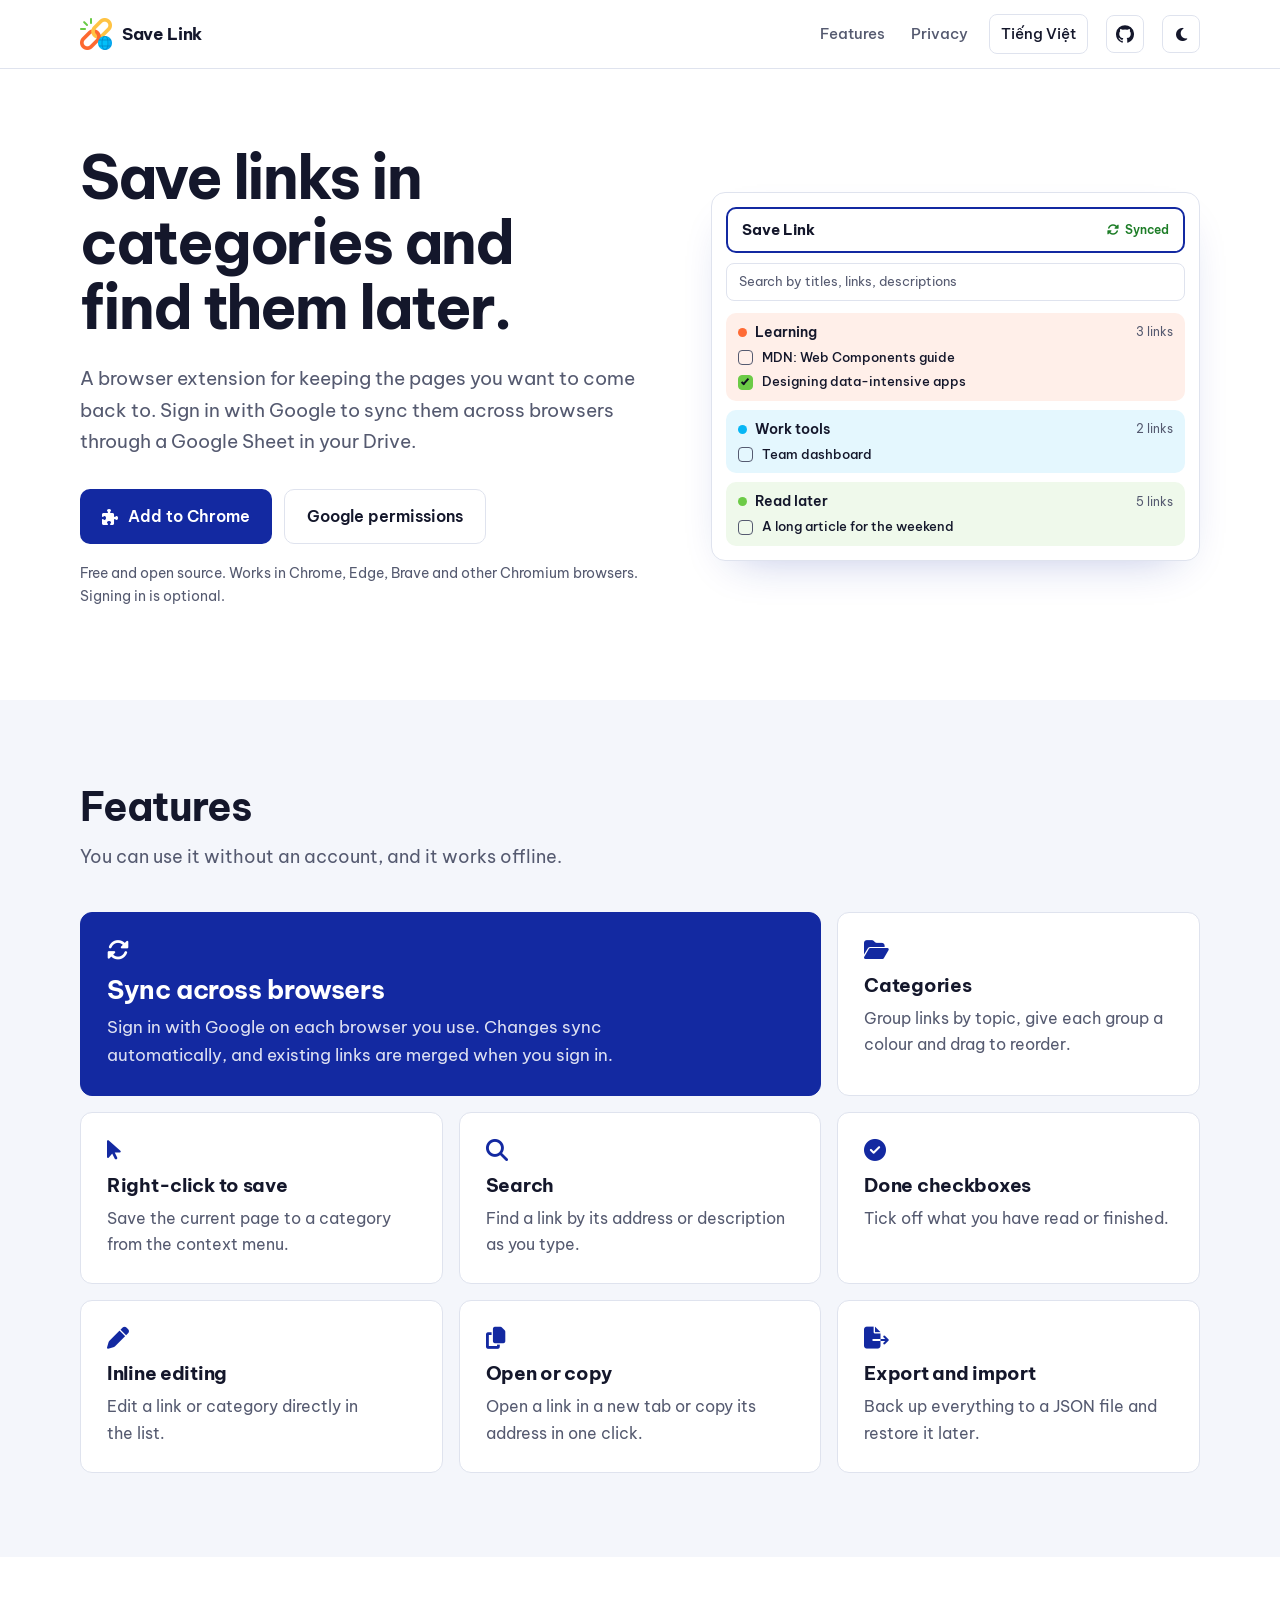
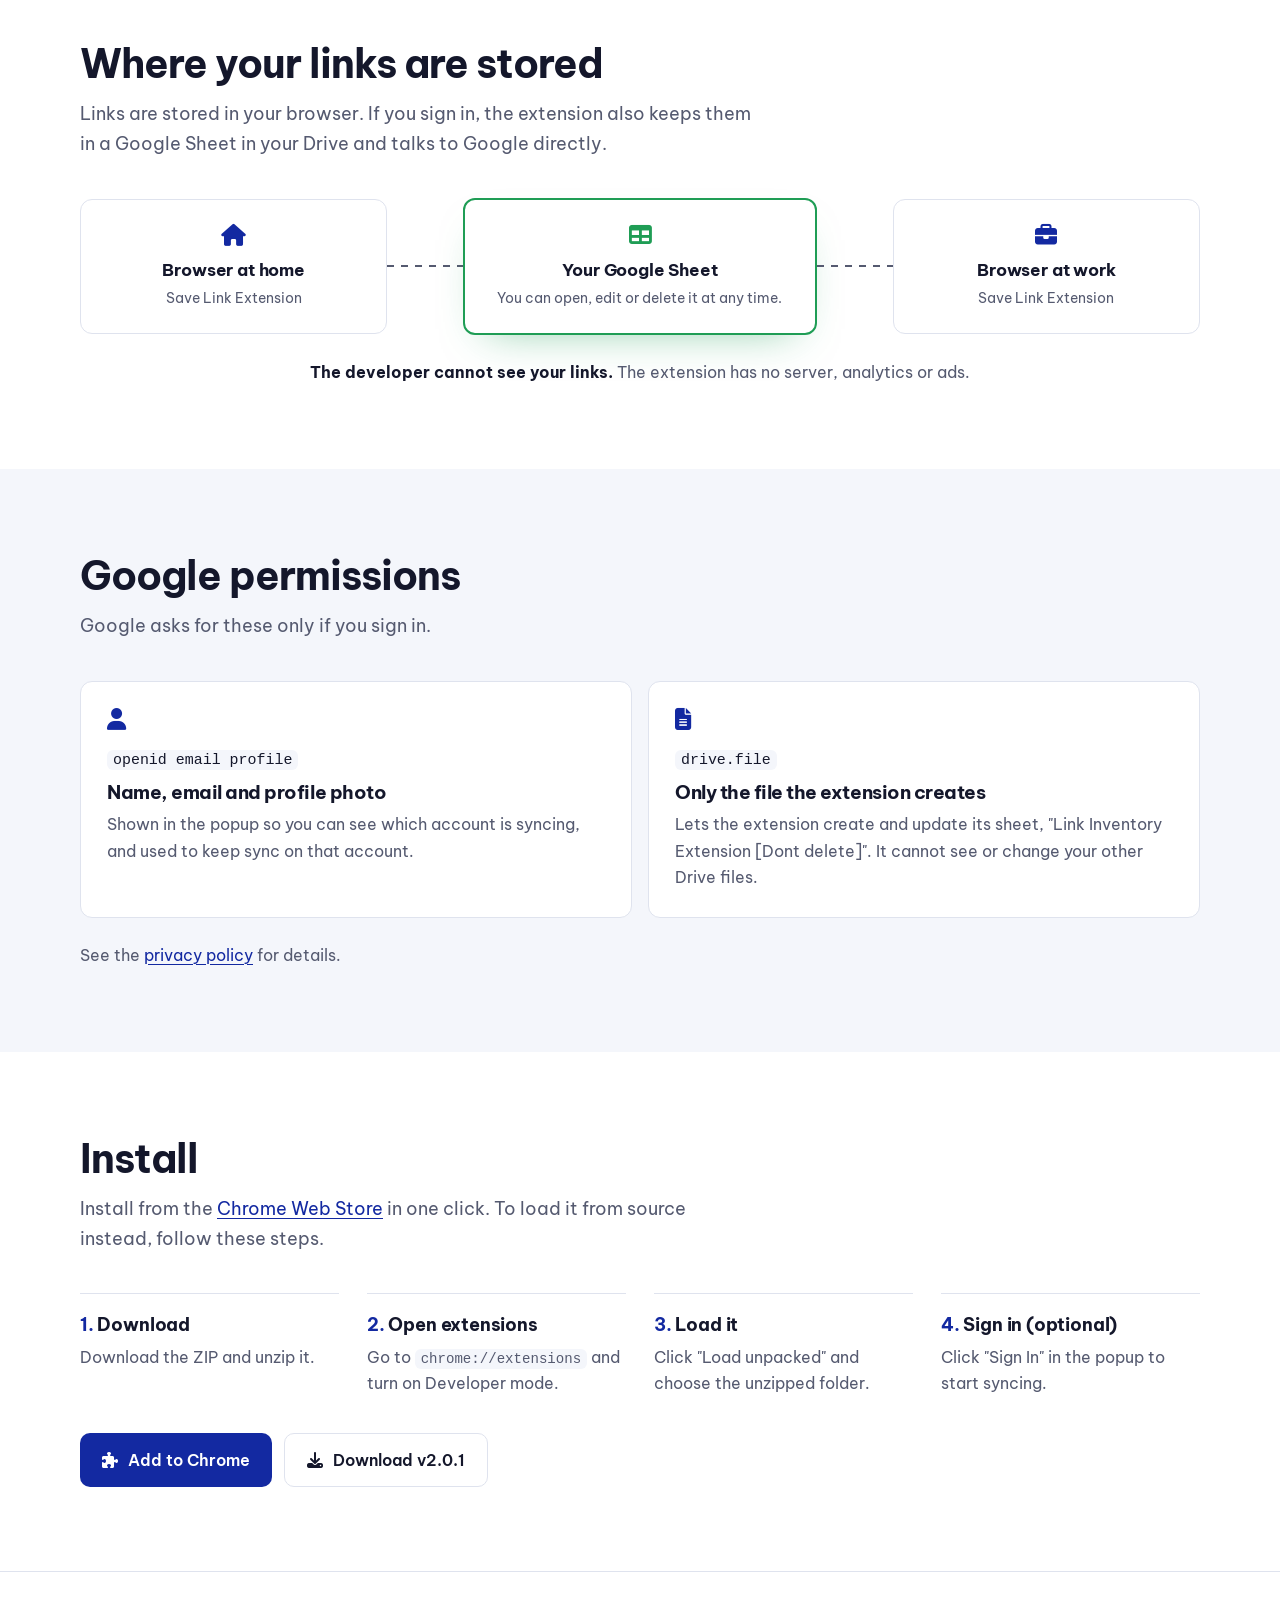
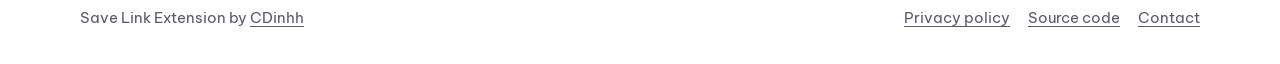
<file: docs/index.html>
<!DOCTYPE html>
<html lang="en">

<head>
    <meta charset="UTF-8">
    <meta name="viewport" content="width=device-width, initial-scale=1">
    <meta name="google-site-verification" content="4THz7EFTzZwPEtGQkziAWZdnXijk4Wt-ieP6y3-kEX8">
    <title>Save Link Extension</title>
    <meta name="description" content="A free, open source browser extension for saving links into categories and syncing them through a Google Sheet in your own Google Drive.">
    <link rel="canonical" href="https://cdinhh.github.io/Extension-Save-Link/">
    <link rel="alternate" hreflang="en" href="https://cdinhh.github.io/Extension-Save-Link/">
    <link rel="alternate" hreflang="vi" href="https://cdinhh.github.io/Extension-Save-Link/vi/">
    <meta property="og:title" content="Save Link Extension">
    <meta property="og:description" content="Save links into categories and sync them through a Google Sheet in your own Drive.">
    <meta property="og:image" content="https://cdinhh.github.io/Extension-Save-Link/logo.png">
    <link rel="icon" type="image/png" href="logo.png">
    <script src="theme.js"></script>
    <link rel="preconnect" href="https://fonts.googleapis.com">
    <link rel="preconnect" href="https://fonts.gstatic.com" crossorigin>
    <link rel="stylesheet" href="https://fonts.googleapis.com/css2?family=Be+Vietnam+Pro:wght@400;500;600;700&display=swap">
    <link rel="stylesheet" href="style.css">
</head>

<body>
    <a class="skip" href="#main">Skip to content</a>

    <header class="site-head">
        <div class="wrap">
            <a class="mark" href="./"><img src="logo.png" alt="Save Link" width="32" height="32"><span>Save Link</span></a>
            <nav class="nav" aria-label="Main">
                <a href="#features">Features</a>
                <a href="privacy.html">Privacy</a>
                <a class="lang" href="vi/" hreflang="vi" lang="vi">Tiếng Việt</a>
            </nav>
            <a class="head-btn" href="https://github.com/CDinhh/Extension-Save-Link" aria-label="GitHub repository" title="GitHub repository"><svg viewBox="0 0 24 24" width="18" height="18" fill="currentColor" aria-hidden="true"><path d="M12 .3a12 12 0 0 0-3.8 23.38c.6.12.83-.26.83-.58v-2.03c-3.34.73-4.04-1.61-4.04-1.61-.55-1.39-1.33-1.76-1.33-1.76-1.09-.74.08-.73.08-.73 1.2.09 1.84 1.24 1.84 1.24 1.07 1.83 2.81 1.3 3.5 1 .1-.78.42-1.31.76-1.61-2.67-.3-5.47-1.33-5.47-5.93 0-1.31.47-2.38 1.24-3.22-.13-.3-.54-1.52.1-3.18 0 0 1-.32 3.3 1.23a11.5 11.5 0 0 1 6 0c2.28-1.55 3.29-1.23 3.29-1.23.64 1.66.23 2.88.12 3.18a4.65 4.65 0 0 1 1.23 3.22c0 4.61-2.8 5.63-5.48 5.92.42.37.81 1.1.81 2.22v3.29c0 .32.21.7.82.58A12 12 0 0 0 12 .3"/></svg></a>
            <button class="theme-toggle" type="button" hidden aria-pressed="false" aria-label="Dark mode" title="Dark mode"><i class="fa-solid fa-moon" aria-hidden="true"></i><i class="fa-solid fa-sun" aria-hidden="true"></i></button>
        </div>
    </header>

    <main id="main">
        <section class="hero">
            <div class="wrap">
                <div>
                    <h1>Save links in categories and find them later.</h1>
                    <p class="lede">A browser extension for keeping the pages you want to come back to. Sign in with Google to sync them across browsers through a Google Sheet in your Drive.</p>
                    <div class="cta">
                        <a class="btn btn-primary" href="https://chromewebstore.google.com/detail/aadamanlgmnfnihadggllbllfiggllob"><i class="fa-solid fa-puzzle-piece" aria-hidden="true"></i>Add to Chrome</a>
                        <a class="btn btn-ghost" href="#permissions">Google permissions</a>
                    </div>
                    <p class="fine">Free and open source. Works in Chrome, Edge, Brave and other Chromium browsers. Signing in is optional.</p>
                </div>

                <div class="mock" role="img" aria-label="Illustration of the extension popup: three coloured categories of links, one newly added and one ticked as done, with a Synced status.">
                    <div class="mock-head">
                        Save Link
                        <span class="sync-pill"><i class="fa-solid fa-rotate" aria-hidden="true"></i>Synced</span>
                    </div>
                    <div class="mock-search">Search by titles, links, descriptions</div>
                    <div class="cat" style="--c: var(--orange)">
                        <div class="cat-name">Learning <span>3 links</span></div>
                        <div class="row new"><i class="box"></i>MDN: Web Components guide</div>
                        <div class="row"><i class="box on"></i>Designing data-intensive apps</div>
                    </div>
                    <div class="cat" style="--c: var(--sky)">
                        <div class="cat-name">Work tools <span>2 links</span></div>
                        <div class="row"><i class="box"></i>Team dashboard</div>
                    </div>
                    <div class="cat" style="--c: var(--green)">
                        <div class="cat-name">Read later <span>5 links</span></div>
                        <div class="row"><i class="box"></i>A long article for the weekend</div>
                    </div>
                </div>
            </div>
        </section>

        <section class="section alt" id="features">
            <div class="wrap">
                <div class="section-head in">
                    <h2>Features</h2>
                    <p>You can use it without an account, and it works offline.</p>
                </div>
                <div class="bento">
                    <article class="tile wide in">
                        <i class="icon fa-solid fa-rotate" aria-hidden="true"></i>
                        <h3>Sync across browsers</h3>
                        <p>Sign in with Google on each browser you use. Changes sync automatically, and existing links are merged when you sign in.</p>
                    </article>
                    <article class="tile in">
                        <i class="icon fa-solid fa-folder-open" aria-hidden="true"></i>
                        <h3>Categories</h3>
                        <p>Group links by topic, give each group a colour and drag to reorder.</p>
                    </article>
                    <article class="tile in">
                        <i class="icon fa-solid fa-arrow-pointer" aria-hidden="true"></i>
                        <h3>Right-click to save</h3>
                        <p>Save the current page to a category from the context menu.</p>
                    </article>
                    <article class="tile in">
                        <i class="icon fa-solid fa-magnifying-glass" aria-hidden="true"></i>
                        <h3>Search</h3>
                        <p>Find a link by its address or description as you type.</p>
                    </article>
                    <article class="tile in">
                        <i class="icon fa-solid fa-circle-check" aria-hidden="true"></i>
                        <h3>Done checkboxes</h3>
                        <p>Tick off what you have read or finished.</p>
                    </article>
                    <article class="tile in">
                        <i class="icon fa-solid fa-pen" aria-hidden="true"></i>
                        <h3>Inline editing</h3>
                        <p>Edit a link or category directly in the list.</p>
                    </article>
                    <article class="tile in">
                        <i class="icon fa-solid fa-copy" aria-hidden="true"></i>
                        <h3>Open or copy</h3>
                        <p>Open a link in a new tab or copy its address in one click.</p>
                    </article>
                    <article class="tile in">
                        <i class="icon fa-solid fa-file-export" aria-hidden="true"></i>
                        <h3>Export and import</h3>
                        <p>Back up everything to a JSON file and restore it later.</p>
                    </article>
                </div>
            </div>
        </section>

        <section class="section" id="sync">
            <div class="wrap">
                <div class="section-head in">
                    <h2>Where your links are stored</h2>
                    <p>Links are stored in your browser. If you sign in, the extension also keeps them in a Google Sheet in your Drive and talks to Google directly.</p>
                </div>
                <div class="flow in">
                    <div class="node">
                        <i class="icon fa-solid fa-house" aria-hidden="true"></i>
                        <strong>Browser at home</strong>
                        <small>Save Link Extension</small>
                    </div>
                    <div class="pipe" aria-hidden="true"></div>
                    <div class="node home">
                        <i class="icon fa-solid fa-table" aria-hidden="true"></i>
                        <strong>Your Google Sheet</strong>
                        <small>You can open, edit or delete it at any time.</small>
                    </div>
                    <div class="pipe rev" aria-hidden="true"></div>
                    <div class="node">
                        <i class="icon fa-solid fa-briefcase" aria-hidden="true"></i>
                        <strong>Browser at work</strong>
                        <small>Save Link Extension</small>
                    </div>
                </div>
                <p class="flow-note in"><b>The developer cannot see your links.</b> The extension has no server, analytics or ads.</p>
            </div>
        </section>

        <section class="section alt" id="permissions">
            <div class="wrap">
                <div class="section-head in">
                    <h2>Google permissions</h2>
                    <p>Google asks for these only if you sign in.</p>
                </div>
                <div class="perm">
                    <article class="in">
                        <i class="icon fa-solid fa-user" aria-hidden="true"></i>
                        <code>openid email profile</code>
                        <h3>Name, email and profile photo</h3>
                        <p>Shown in the popup so you can see which account is syncing, and used to keep sync on that account.</p>
                    </article>
                    <article class="in">
                        <i class="icon fa-solid fa-file-lines" aria-hidden="true"></i>
                        <code>drive.file</code>
                        <h3>Only the file the extension creates</h3>
                        <p>Lets the extension create and update its sheet, "Link Inventory Extension [Dont delete]". It cannot see or change your other Drive files.</p>
                    </article>
                </div>
                <p class="more in">See the <a href="privacy.html">privacy policy</a> for details.</p>
            </div>
        </section>

        <section class="section" id="install">
            <div class="wrap">
                <div class="section-head in">
                    <h2>Install</h2>
                    <p>Install from the <a href="https://chromewebstore.google.com/detail/aadamanlgmnfnihadggllbllfiggllob">Chrome Web Store</a> in one click. To load it from source instead, follow these steps.</p>
                </div>
                <ol class="steps in">
                    <li><b>Download</b>Download the ZIP and unzip it.</li>
                    <li><b>Open extensions</b>Go to <code>chrome://extensions</code> and turn on Developer mode.</li>
                    <li><b>Load it</b>Click "Load unpacked" and choose the unzipped folder.</li>
                    <li><b>Sign in (optional)</b>Click "Sign In" in the popup to start syncing.</li>
                </ol>
                <div class="steps-cta cta">
                    <a class="btn btn-primary" href="https://chromewebstore.google.com/detail/aadamanlgmnfnihadggllbllfiggllob"><i class="fa-solid fa-puzzle-piece" aria-hidden="true"></i>Add to Chrome</a>
                    <a class="btn btn-ghost" href="https://github.com/CDinhh/Extension-Save-Link/archive/refs/tags/v2.0.1.zip"><i class="fa-solid fa-download" aria-hidden="true"></i>Download v2.0.1</a>
                </div>
            </div>
        </section>
    </main>

    <footer class="site-foot">
        <div class="wrap">
            <span>Save Link Extension by <a href="https://github.com/CDinhh">CDinhh</a></span>
            <nav aria-label="Footer">
                <a href="privacy.html">Privacy policy</a>
                <a href="https://github.com/CDinhh/Extension-Save-Link">Source code</a>
                <a href="https://github.com/CDinhh/Extension-Save-Link/issues">Contact</a>
            </nav>
        </div>
    </footer>
</body>

</html>
</file>
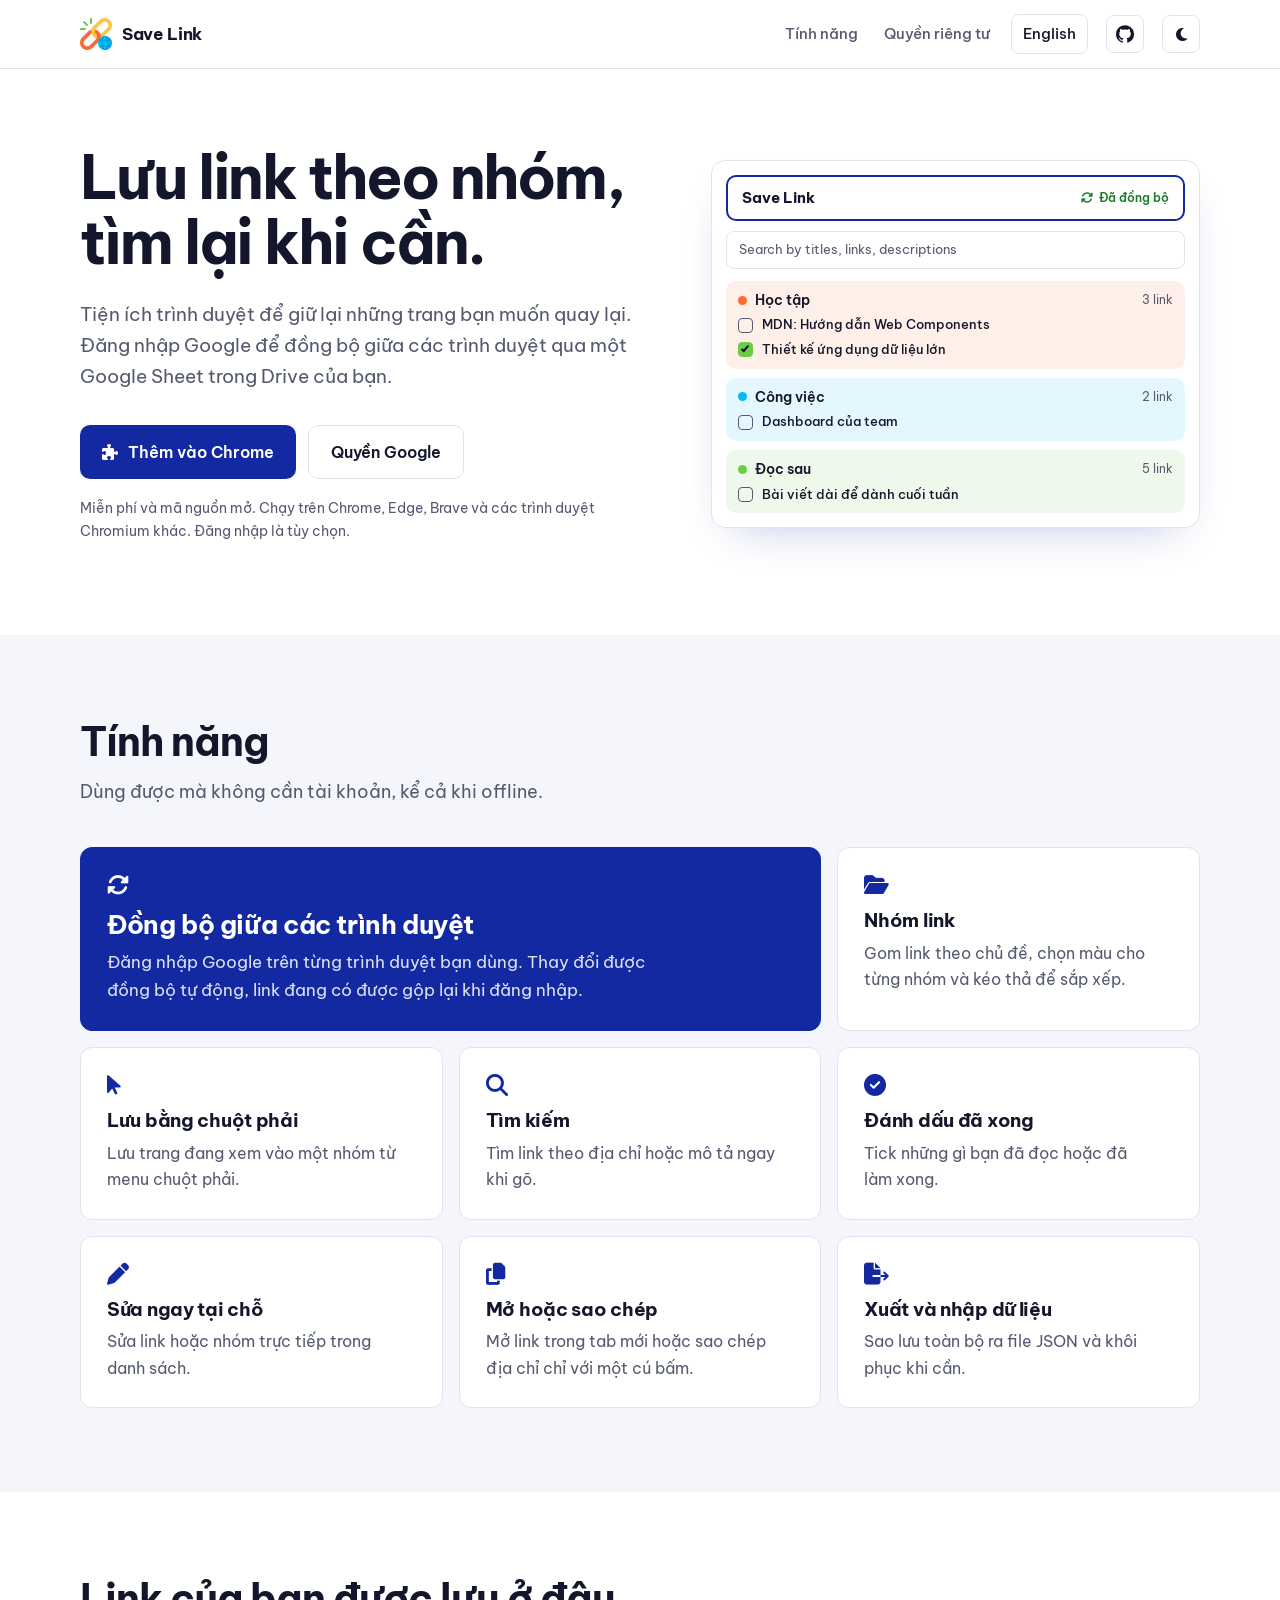
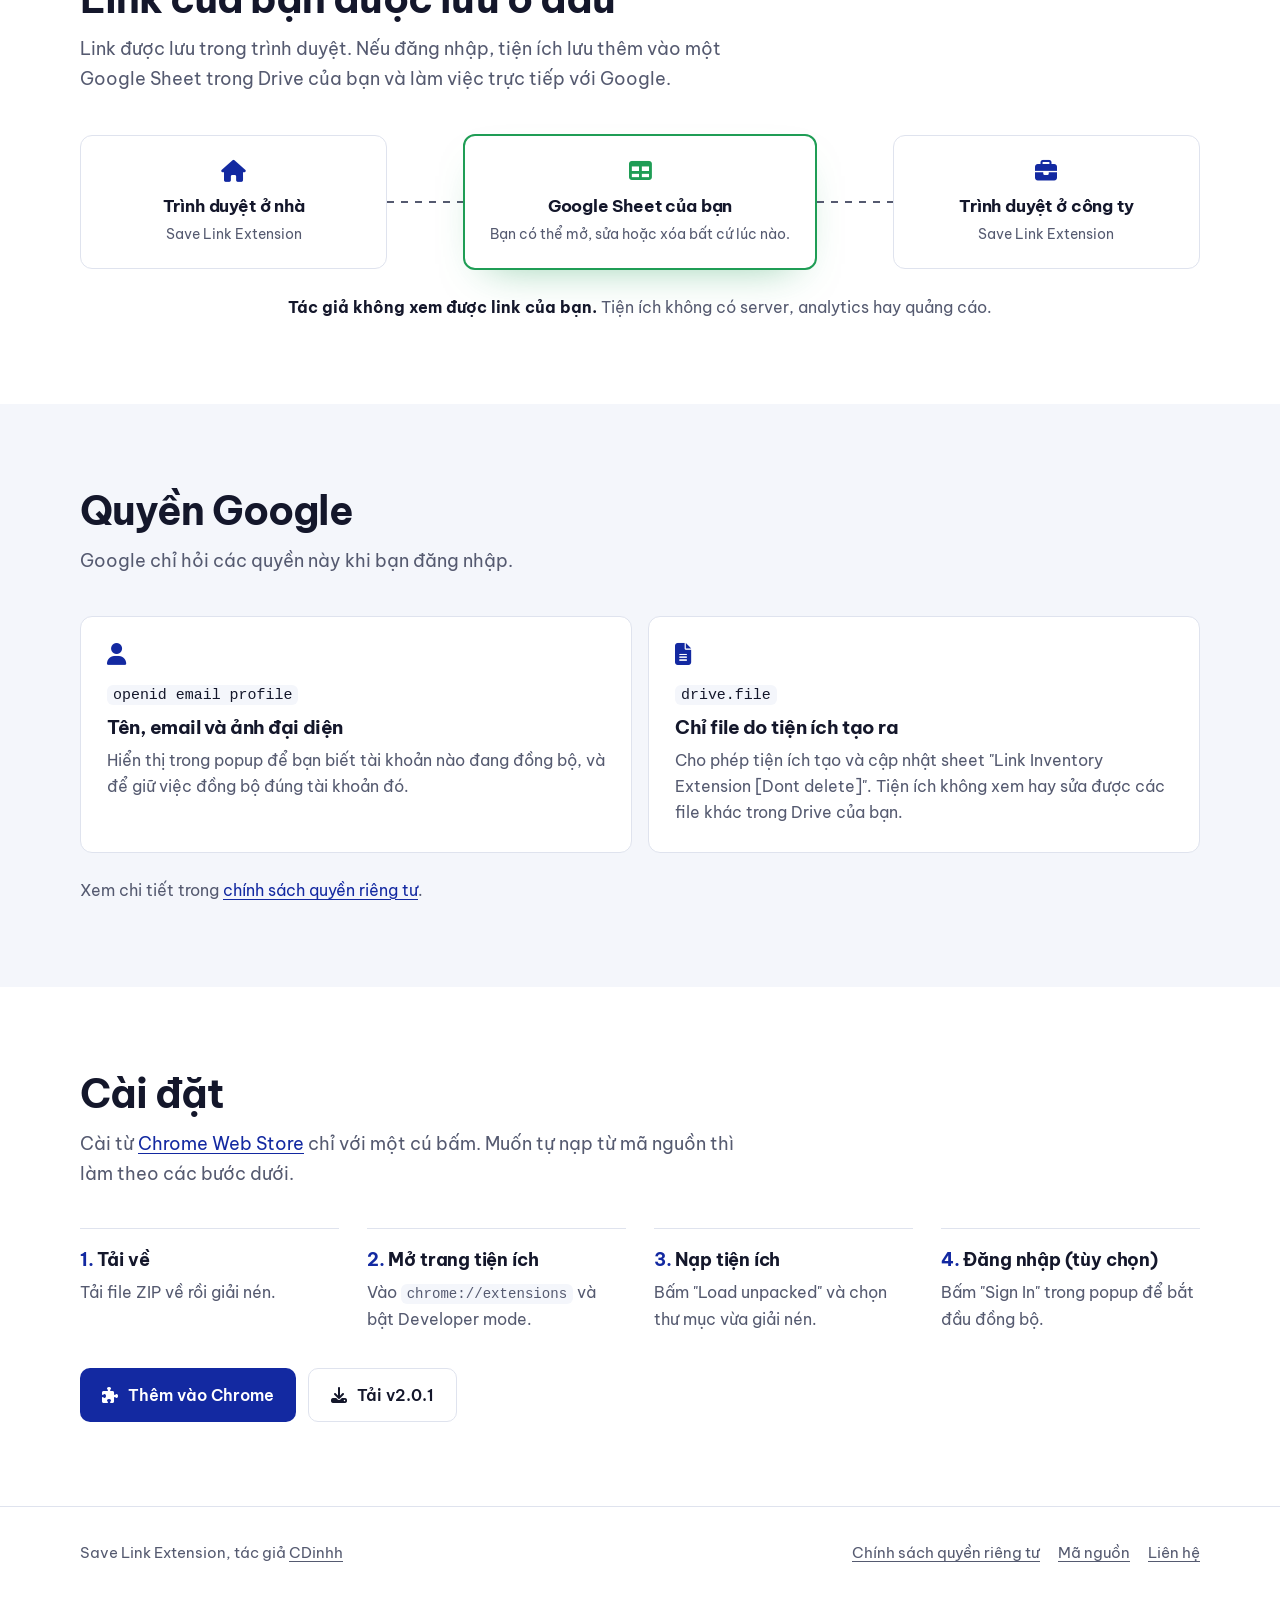
<file: docs/vi/index.html>
<!DOCTYPE html>
<html lang="vi">

<head>
    <meta charset="UTF-8">
    <meta name="viewport" content="width=device-width, initial-scale=1">
    <title>Save Link Extension</title>
    <meta name="description" content="Tiện ích trình duyệt miễn phí, mã nguồn mở, để lưu link theo nhóm và đồng bộ qua một Google Sheet trong Google Drive của bạn.">
    <link rel="canonical" href="https://cdinhh.github.io/Extension-Save-Link/vi/">
    <link rel="alternate" hreflang="en" href="https://cdinhh.github.io/Extension-Save-Link/">
    <link rel="alternate" hreflang="vi" href="https://cdinhh.github.io/Extension-Save-Link/vi/">
    <meta property="og:title" content="Save Link Extension">
    <meta property="og:description" content="Lưu link theo nhóm và đồng bộ qua một Google Sheet trong Drive của bạn.">
    <meta property="og:image" content="https://cdinhh.github.io/Extension-Save-Link/logo.png">
    <link rel="icon" type="image/png" href="../logo.png">
    <script src="../theme.js"></script>
    <link rel="preconnect" href="https://fonts.googleapis.com">
    <link rel="preconnect" href="https://fonts.gstatic.com" crossorigin>
    <link rel="stylesheet" href="https://fonts.googleapis.com/css2?family=Be+Vietnam+Pro:wght@400;500;600;700&display=swap">
    <link rel="stylesheet" href="../style.css">
</head>

<body>
    <a class="skip" href="#main">Đến nội dung chính</a>

    <header class="site-head">
        <div class="wrap">
            <a class="mark" href="./"><img src="../logo.png" alt="Save Link" width="32" height="32"><span>Save Link</span></a>
            <nav class="nav" aria-label="Điều hướng chính">
                <a href="#features">Tính năng</a>
                <a href="privacy.html">Quyền riêng tư</a>
                <a class="lang" href="../" hreflang="en" lang="en">English</a>
            </nav>
            <a class="head-btn" href="https://github.com/CDinhh/Extension-Save-Link" aria-label="Kho mã nguồn trên GitHub" title="Kho mã nguồn trên GitHub"><svg viewBox="0 0 24 24" width="18" height="18" fill="currentColor" aria-hidden="true"><path d="M12 .3a12 12 0 0 0-3.8 23.38c.6.12.83-.26.83-.58v-2.03c-3.34.73-4.04-1.61-4.04-1.61-.55-1.39-1.33-1.76-1.33-1.76-1.09-.74.08-.73.08-.73 1.2.09 1.84 1.24 1.84 1.24 1.07 1.83 2.81 1.3 3.5 1 .1-.78.42-1.31.76-1.61-2.67-.3-5.47-1.33-5.47-5.93 0-1.31.47-2.38 1.24-3.22-.13-.3-.54-1.52.1-3.18 0 0 1-.32 3.3 1.23a11.5 11.5 0 0 1 6 0c2.28-1.55 3.29-1.23 3.29-1.23.64 1.66.23 2.88.12 3.18a4.65 4.65 0 0 1 1.23 3.22c0 4.61-2.8 5.63-5.48 5.92.42.37.81 1.1.81 2.22v3.29c0 .32.21.7.82.58A12 12 0 0 0 12 .3"/></svg></a>
            <button class="theme-toggle" type="button" hidden aria-pressed="false" aria-label="Chế độ tối" title="Chế độ tối"><i class="fa-solid fa-moon" aria-hidden="true"></i><i class="fa-solid fa-sun" aria-hidden="true"></i></button>
        </div>
    </header>

    <main id="main">
        <section class="hero">
            <div class="wrap">
                <div>
                    <h1>Lưu link theo nhóm, tìm lại khi cần.</h1>
                    <p class="lede">Tiện ích trình duyệt để giữ lại những trang bạn muốn quay lại. Đăng nhập Google để đồng bộ giữa các trình duyệt qua một Google Sheet trong Drive của bạn.</p>
                    <div class="cta">
                        <a class="btn btn-primary" href="https://chromewebstore.google.com/detail/aadamanlgmnfnihadggllbllfiggllob"><i class="fa-solid fa-puzzle-piece" aria-hidden="true"></i>Thêm vào Chrome</a>
                        <a class="btn btn-ghost" href="#permissions">Quyền Google</a>
                    </div>
                    <p class="fine">Miễn phí và mã nguồn mở. Chạy trên Chrome, Edge, Brave và các trình duyệt Chromium khác. Đăng nhập là tùy chọn.</p>
                </div>

                <div class="mock" role="img" aria-label="Minh họa popup của tiện ích: ba nhóm link nhiều màu, một link vừa thêm, một link đã đánh dấu xong, kèm trạng thái đã đồng bộ.">
                    <div class="mock-head">
                        Save Link
                        <span class="sync-pill"><i class="fa-solid fa-rotate" aria-hidden="true"></i>Đã đồng bộ</span>
                    </div>
                    <div class="mock-search">Search by titles, links, descriptions</div>
                    <div class="cat" style="--c: var(--orange)">
                        <div class="cat-name">Học tập <span>3 link</span></div>
                        <div class="row new"><i class="box"></i>MDN: Hướng dẫn Web Components</div>
                        <div class="row"><i class="box on"></i>Thiết kế ứng dụng dữ liệu lớn</div>
                    </div>
                    <div class="cat" style="--c: var(--sky)">
                        <div class="cat-name">Công việc <span>2 link</span></div>
                        <div class="row"><i class="box"></i>Dashboard của team</div>
                    </div>
                    <div class="cat" style="--c: var(--green)">
                        <div class="cat-name">Đọc sau <span>5 link</span></div>
                        <div class="row"><i class="box"></i>Bài viết dài để dành cuối tuần</div>
                    </div>
                </div>
            </div>
        </section>

        <section class="section alt" id="features">
            <div class="wrap">
                <div class="section-head in">
                    <h2>Tính năng</h2>
                    <p>Dùng được mà không cần tài khoản, kể cả khi offline.</p>
                </div>
                <div class="bento">
                    <article class="tile wide in">
                        <i class="icon fa-solid fa-rotate" aria-hidden="true"></i>
                        <h3>Đồng bộ giữa các trình duyệt</h3>
                        <p>Đăng nhập Google trên từng trình duyệt bạn dùng. Thay đổi được đồng bộ tự động, link đang có được gộp lại khi đăng nhập.</p>
                    </article>
                    <article class="tile in">
                        <i class="icon fa-solid fa-folder-open" aria-hidden="true"></i>
                        <h3>Nhóm link</h3>
                        <p>Gom link theo chủ đề, chọn màu cho từng nhóm và kéo thả để sắp xếp.</p>
                    </article>
                    <article class="tile in">
                        <i class="icon fa-solid fa-arrow-pointer" aria-hidden="true"></i>
                        <h3>Lưu bằng chuột phải</h3>
                        <p>Lưu trang đang xem vào một nhóm từ menu chuột phải.</p>
                    </article>
                    <article class="tile in">
                        <i class="icon fa-solid fa-magnifying-glass" aria-hidden="true"></i>
                        <h3>Tìm kiếm</h3>
                        <p>Tìm link theo địa chỉ hoặc mô tả ngay khi gõ.</p>
                    </article>
                    <article class="tile in">
                        <i class="icon fa-solid fa-circle-check" aria-hidden="true"></i>
                        <h3>Đánh dấu đã xong</h3>
                        <p>Tick những gì bạn đã đọc hoặc đã làm xong.</p>
                    </article>
                    <article class="tile in">
                        <i class="icon fa-solid fa-pen" aria-hidden="true"></i>
                        <h3>Sửa ngay tại chỗ</h3>
                        <p>Sửa link hoặc nhóm trực tiếp trong danh sách.</p>
                    </article>
                    <article class="tile in">
                        <i class="icon fa-solid fa-copy" aria-hidden="true"></i>
                        <h3>Mở hoặc sao chép</h3>
                        <p>Mở link trong tab mới hoặc sao chép địa chỉ chỉ với một cú bấm.</p>
                    </article>
                    <article class="tile in">
                        <i class="icon fa-solid fa-file-export" aria-hidden="true"></i>
                        <h3>Xuất và nhập dữ liệu</h3>
                        <p>Sao lưu toàn bộ ra file JSON và khôi phục khi cần.</p>
                    </article>
                </div>
            </div>
        </section>

        <section class="section" id="sync">
            <div class="wrap">
                <div class="section-head in">
                    <h2>Link của bạn được lưu ở đâu</h2>
                    <p>Link được lưu trong trình duyệt. Nếu đăng nhập, tiện ích lưu thêm vào một Google Sheet trong Drive của bạn và làm việc trực tiếp với Google.</p>
                </div>
                <div class="flow in">
                    <div class="node">
                        <i class="icon fa-solid fa-house" aria-hidden="true"></i>
                        <strong>Trình duyệt ở nhà</strong>
                        <small>Save Link Extension</small>
                    </div>
                    <div class="pipe" aria-hidden="true"></div>
                    <div class="node home">
                        <i class="icon fa-solid fa-table" aria-hidden="true"></i>
                        <strong>Google Sheet của bạn</strong>
                        <small>Bạn có thể mở, sửa hoặc xóa bất cứ lúc nào.</small>
                    </div>
                    <div class="pipe rev" aria-hidden="true"></div>
                    <div class="node">
                        <i class="icon fa-solid fa-briefcase" aria-hidden="true"></i>
                        <strong>Trình duyệt ở công ty</strong>
                        <small>Save Link Extension</small>
                    </div>
                </div>
                <p class="flow-note in"><b>Tác giả không xem được link của bạn.</b> Tiện ích không có server, analytics hay quảng cáo.</p>
            </div>
        </section>

        <section class="section alt" id="permissions">
            <div class="wrap">
                <div class="section-head in">
                    <h2>Quyền Google</h2>
                    <p>Google chỉ hỏi các quyền này khi bạn đăng nhập.</p>
                </div>
                <div class="perm">
                    <article class="in">
                        <i class="icon fa-solid fa-user" aria-hidden="true"></i>
                        <code>openid email profile</code>
                        <h3>Tên, email và ảnh đại diện</h3>
                        <p>Hiển thị trong popup để bạn biết tài khoản nào đang đồng bộ, và để giữ việc đồng bộ đúng tài khoản đó.</p>
                    </article>
                    <article class="in">
                        <i class="icon fa-solid fa-file-lines" aria-hidden="true"></i>
                        <code>drive.file</code>
                        <h3>Chỉ file do tiện ích tạo ra</h3>
                        <p>Cho phép tiện ích tạo và cập nhật sheet "Link Inventory Extension [Dont delete]". Tiện ích không xem hay sửa được các file khác trong Drive của bạn.</p>
                    </article>
                </div>
                <p class="more in">Xem chi tiết trong <a href="privacy.html">chính sách quyền riêng tư</a>.</p>
            </div>
        </section>

        <section class="section" id="install">
            <div class="wrap">
                <div class="section-head in">
                    <h2>Cài đặt</h2>
                    <p>Cài từ <a href="https://chromewebstore.google.com/detail/aadamanlgmnfnihadggllbllfiggllob">Chrome Web Store</a> chỉ với một cú bấm. Muốn tự nạp từ mã nguồn thì làm theo các bước dưới.</p>
                </div>
                <ol class="steps in">
                    <li><b>Tải về</b>Tải file ZIP về rồi giải nén.</li>
                    <li><b>Mở trang tiện ích</b>Vào <code>chrome://extensions</code> và bật Developer mode.</li>
                    <li><b>Nạp tiện ích</b>Bấm "Load unpacked" và chọn thư mục vừa giải nén.</li>
                    <li><b>Đăng nhập (tùy chọn)</b>Bấm "Sign In" trong popup để bắt đầu đồng bộ.</li>
                </ol>
                <div class="steps-cta cta">
                    <a class="btn btn-primary" href="https://chromewebstore.google.com/detail/aadamanlgmnfnihadggllbllfiggllob"><i class="fa-solid fa-puzzle-piece" aria-hidden="true"></i>Thêm vào Chrome</a>
                    <a class="btn btn-ghost" href="https://github.com/CDinhh/Extension-Save-Link/archive/refs/tags/v2.0.1.zip"><i class="fa-solid fa-download" aria-hidden="true"></i>Tải v2.0.1</a>
                </div>
            </div>
        </section>
    </main>

    <footer class="site-foot">
        <div class="wrap">
            <span>Save Link Extension, tác giả <a href="https://github.com/CDinhh">CDinhh</a></span>
            <nav aria-label="Chân trang">
                <a href="privacy.html">Chính sách quyền riêng tư</a>
                <a href="https://github.com/CDinhh/Extension-Save-Link">Mã nguồn</a>
                <a href="https://github.com/CDinhh/Extension-Save-Link/issues">Liên hệ</a>
            </nav>
        </div>
    </footer>
</body>

</html>
</file>
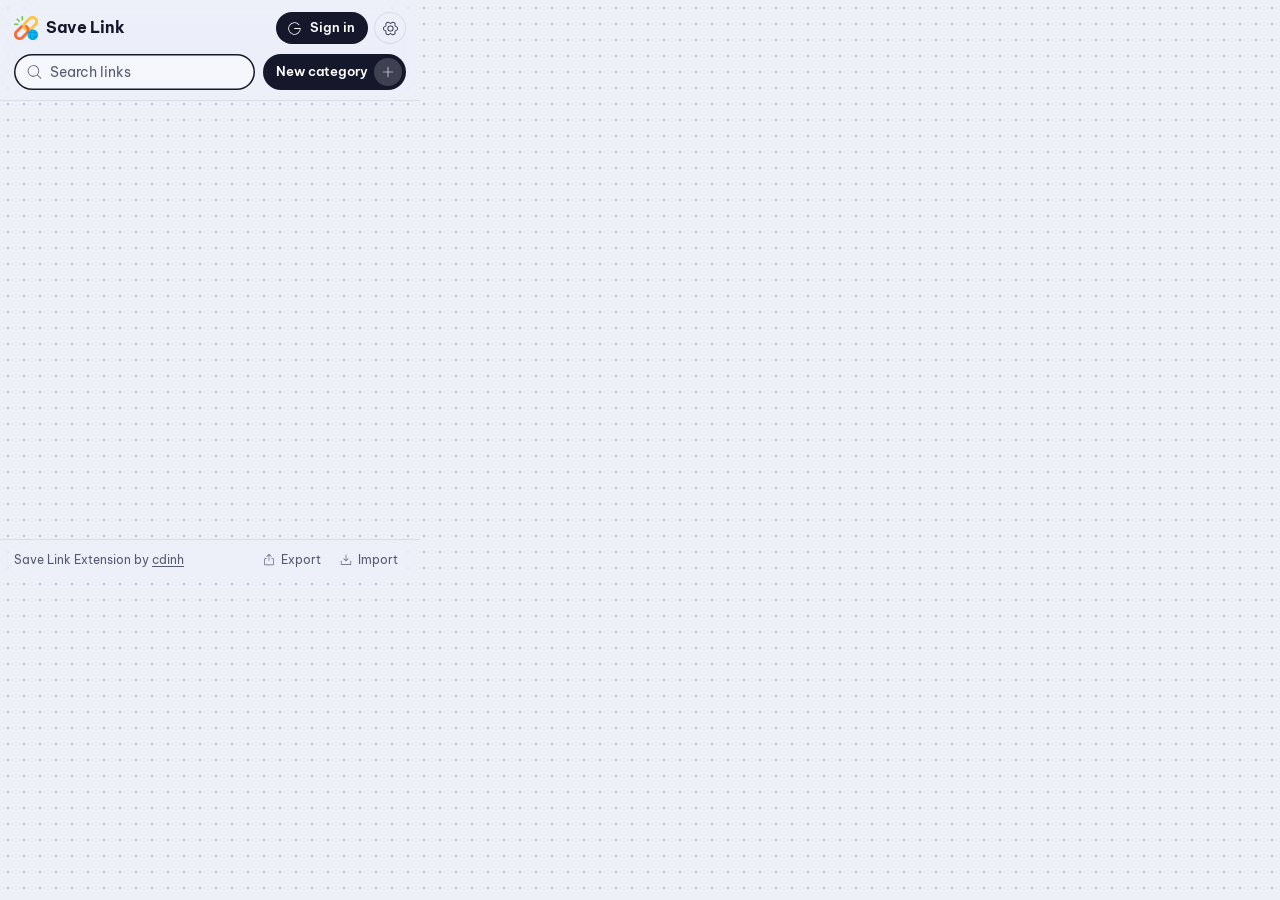
<file: popup.html>
<!DOCTYPE html>
<html lang="en">

<head>
    <meta charset="UTF-8">
    <meta name="viewport" content="width=device-width, initial-scale=1.0">
    <title>Save Link</title>
    <script src="settings-boot.js"></script>
    <link rel="stylesheet" href="popup.css">
    <script src="Sortable.min.js"></script>
</head>

<body class="first-render">
    <div class="container">
        <main id="linksList" class="links-list"></main>

        <header class="bar-top">
            <div class="bar-line">
                <div class="brand">
                    <img src="icons/icon48.png" alt="" width="24" height="24">
                    <h1>Save Link</h1>
                </div>
                <div class="header-actions" id="syncStatus">
                    <button id="signInBtn" class="btn-sign-in" data-i18n-title="signInTitle">
                        <svg class="icon" aria-hidden="true"><use href="icons/phosphor-light.svg#google-logo"></use></svg>
                        <span data-i18n="signIn">Sign in</span>
                    </button>
                    <div id="userInfo" class="user-info" style="display: none;">
                        <button id="syncNowBtn" class="btn-icon" data-i18n-title="syncNow" data-i18n-aria="syncNow">
                            <svg class="icon" aria-hidden="true"><use href="icons/phosphor-light.svg#arrows-clockwise"></use></svg>
                        </button>
                        <button class="avatar-btn" popovertarget="accountMenu" data-i18n-title="account" data-i18n-aria="account">
                            <img id="userAvatar" class="user-avatar" src="icons/icon48.png" alt="">
                        </button>
                        <div id="accountMenu" class="account-menu glass-panel" popover>
                            <div id="userEmail" class="user-email"></div>
                            <button id="openSheetBtn" class="menu-item" style="display: none;">
                                <svg class="icon sheet-icon" aria-hidden="true"><use href="icons/phosphor-light.svg#table"></use></svg>
                                <span data-i18n="openSheet">Open Google Sheet</span>
                            </button>
                            <button id="signOutBtn" class="menu-item">
                                <svg class="icon" aria-hidden="true"><use href="icons/phosphor-light.svg#sign-out"></use></svg>
                                <span data-i18n="signOut">Sign out</span>
                            </button>
                        </div>
                    </div>
                    <button id="settingsBtn" class="btn-icon" popovertarget="settingsPanel" data-i18n-title="settings" data-i18n-aria="settings">
                        <svg class="icon" aria-hidden="true"><use href="icons/phosphor-light.svg#gear-six"></use></svg>
                    </button>
                    <div id="settingsPanel" class="settings-panel glass-panel" popover>
                        <h2 data-i18n="settings">Settings</h2>
                        <div class="setting-row">
                            <span data-i18n="theme">Theme</span>
                            <div class="segmented">
                                <button id="themeLight" type="button">
                                    <svg class="icon" aria-hidden="true"><use href="icons/phosphor-light.svg#sun"></use></svg>
                                    <span data-i18n="light">Light</span>
                                </button>
                                <button id="themeDark" type="button">
                                    <svg class="icon" aria-hidden="true"><use href="icons/phosphor-light.svg#moon"></use></svg>
                                    <span data-i18n="dark">Dark</span>
                                </button>
                            </div>
                        </div>
                        <div class="setting-row">
                            <span data-i18n="language">Language</span>
                            <div class="segmented">
                                <button id="langVi" type="button" lang="vi">Tiếng Việt</button>
                                <button id="langEn" type="button" lang="en">English</button>
                            </div>
                        </div>
                        <label class="setting-range">
                            <span data-i18n="transparency">Transparency</span>
                            <output id="transparencyValue"></output>
                            <input type="range" id="transparencyRange" min="0" max="100" step="1">
                        </label>
                        <label class="setting-range">
                            <span data-i18n="glassBlur">Glass blur</span>
                            <output id="blurValue"></output>
                            <input type="range" id="blurRange" min="0" max="24" step="1">
                        </label>
                        <button id="settingsReset" type="button" class="btn-plain" data-i18n="reset">Reset</button>
                    </div>
                </div>
            </div>

            <div class="search-box">
                <div class="search-field">
                    <svg class="icon" aria-hidden="true"><use href="icons/phosphor-light.svg#magnifying-glass"></use></svg>
                    <input type="search" id="searchInput" data-i18n-placeholder="searchPlaceholder" data-i18n-aria="searchPlaceholder" placeholder="Search links" autofocus>
                </div>
                <button id="addCategoryBtn" class="btn-new">
                    <span data-i18n="newCategory">New category</span>
                    <span class="plus-ring"><svg class="icon" aria-hidden="true"><use href="icons/phosphor-light.svg#plus"></use></svg></span>
                </button>
            </div>

            <div id="pendingSave"></div>
        </header>

        <footer class="bar-foot">
            <span><span data-i18n="footerBy">Save Link Extension by</span> <a href="https://github.com/CDinhh/Extension-Save-Link" target="_blank" rel="noopener">cdinh</a></span>
            <div class="footer-actions">
                <button id="exportBtn" class="btn-footer" data-i18n-title="exportTitle">
                    <svg class="icon" aria-hidden="true"><use href="icons/phosphor-light.svg#export"></use></svg>
                    <span data-i18n="export">Export</span>
                </button>
                <button id="importBtn" class="btn-footer" data-i18n-title="importTitle">
                    <svg class="icon" aria-hidden="true"><use href="icons/phosphor-light.svg#download-simple"></use></svg>
                    <span data-i18n="import">Import</span>
                </button>
                <input type="file" id="importFile" accept=".json" hidden>
            </div>
        </footer>
    </div>

    <dialog id="appDialog" class="app-dialog glass-panel"></dialog>

    <script src="i18n.js"></script>
    <script src="settings.js"></script>
    <script src="category-colors.js"></script>
    <script src="popup.js"></script>
</body>

</html>
</file>
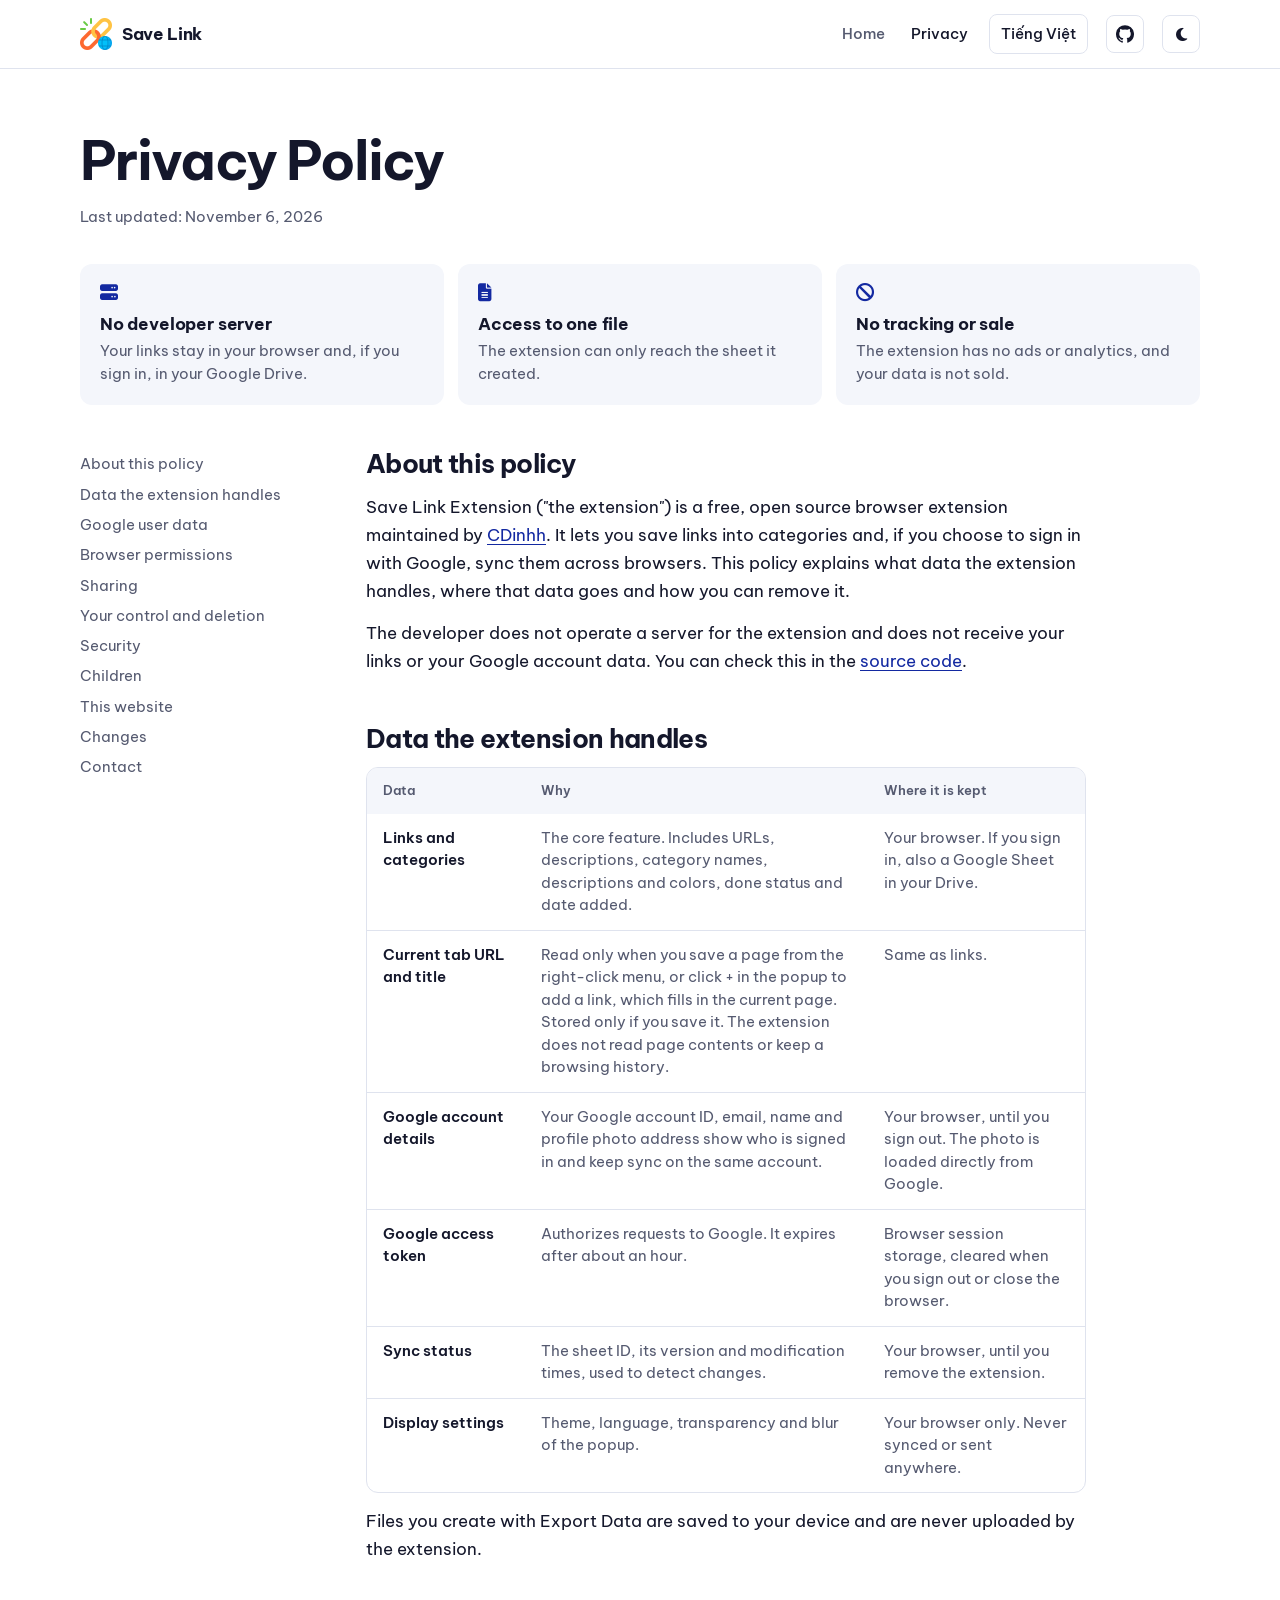
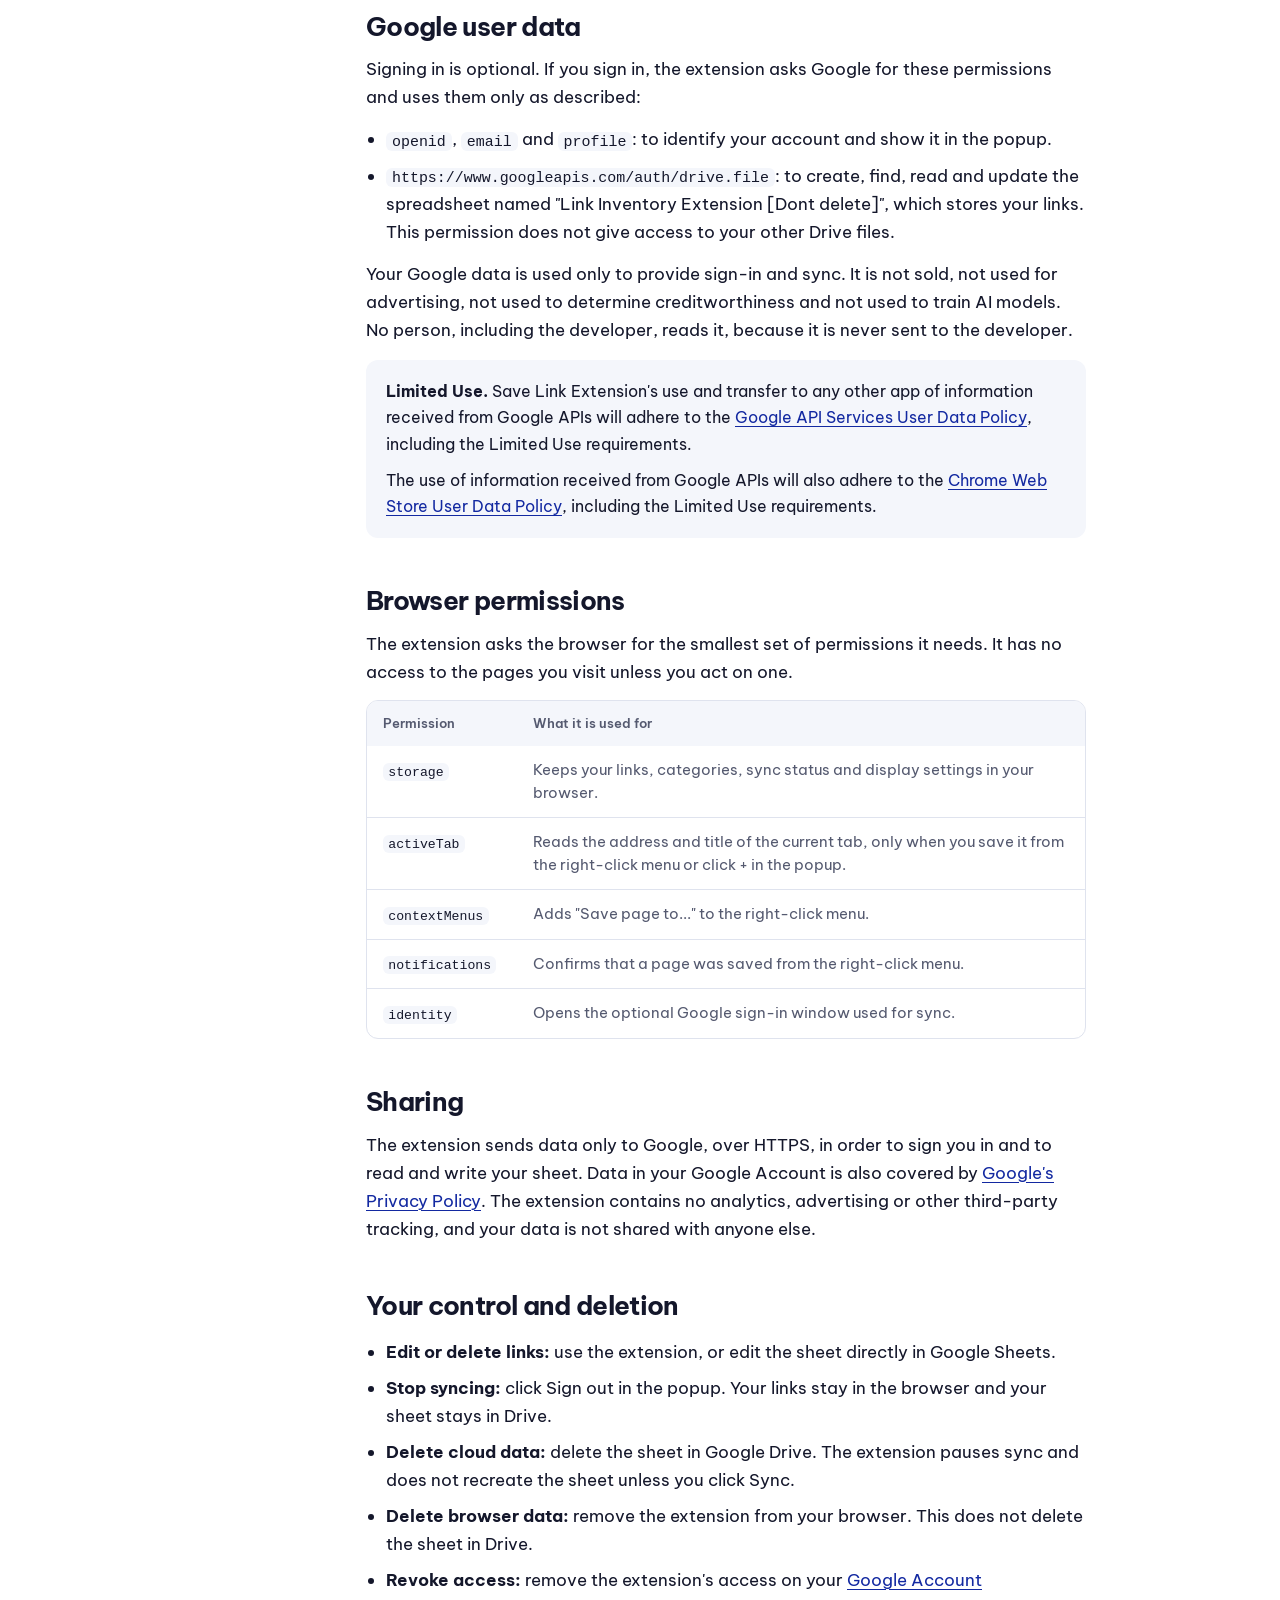
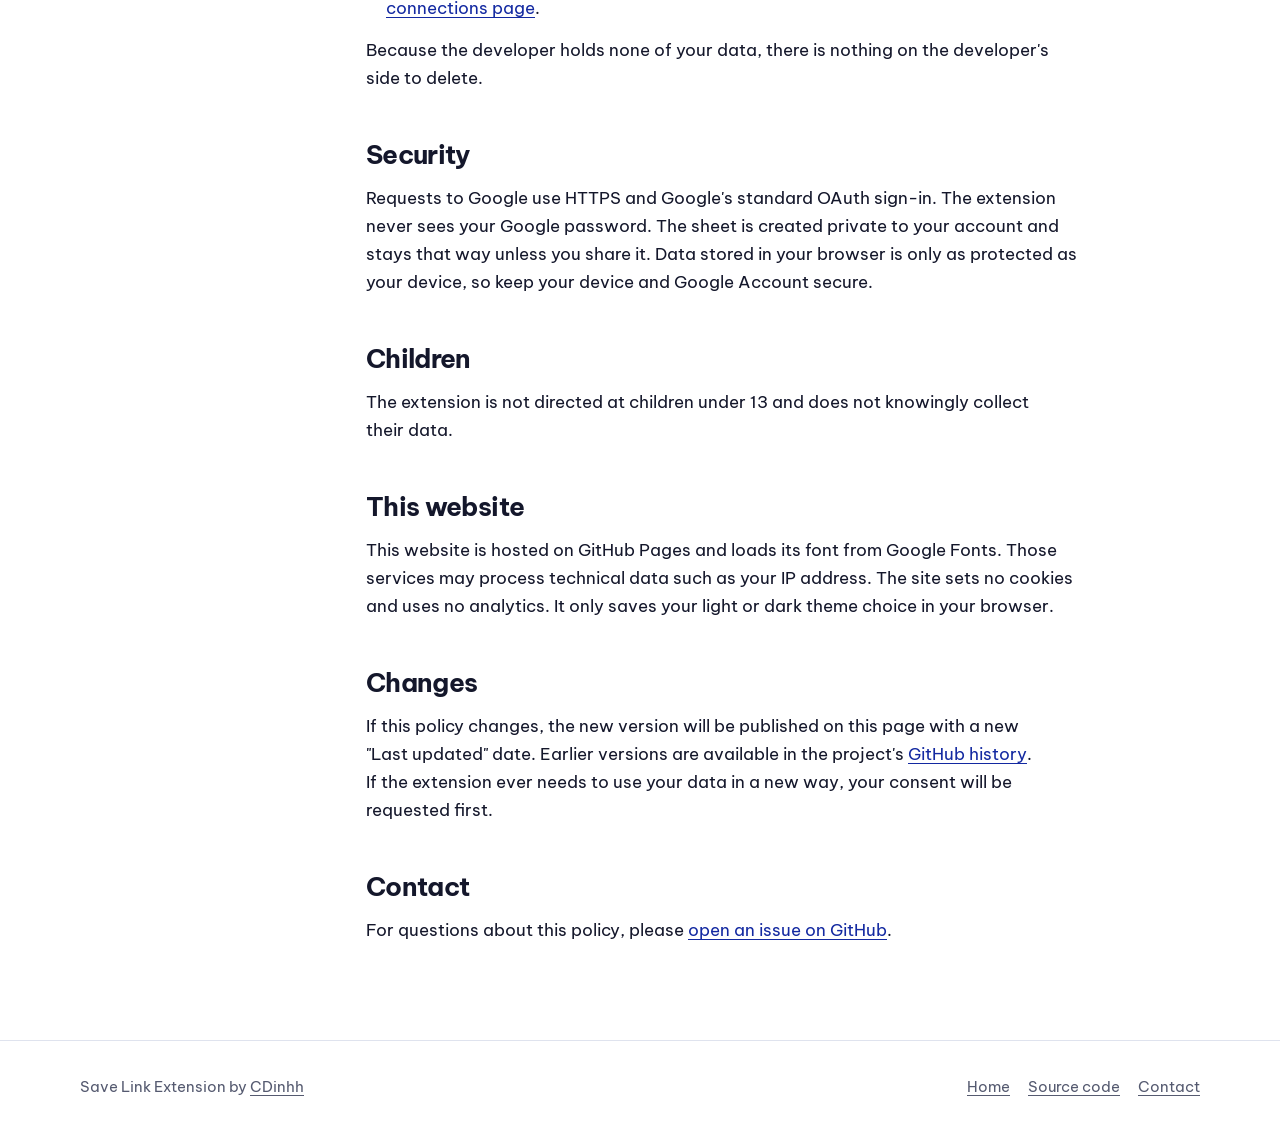
<file: docs/privacy.html>
<!DOCTYPE html>
<html lang="en">

<head>
    <meta charset="UTF-8">
    <meta name="viewport" content="width=device-width, initial-scale=1">
    <title>Privacy Policy | Save Link Extension</title>
    <meta name="description" content="How Save Link Extension handles your links and Google account data. No developer server, no analytics, no ads.">
    <link rel="canonical" href="https://cdinhh.github.io/Extension-Save-Link/privacy.html">
    <link rel="alternate" hreflang="en" href="https://cdinhh.github.io/Extension-Save-Link/privacy.html">
    <link rel="alternate" hreflang="vi" href="https://cdinhh.github.io/Extension-Save-Link/vi/privacy.html">
    <link rel="icon" type="image/png" href="logo.png">
    <script src="theme.js"></script>
    <link rel="preconnect" href="https://fonts.googleapis.com">
    <link rel="preconnect" href="https://fonts.gstatic.com" crossorigin>
    <link rel="stylesheet" href="https://fonts.googleapis.com/css2?family=Be+Vietnam+Pro:wght@400;500;600;700&display=swap">
    <link rel="stylesheet" href="style.css">
</head>

<body>
    <a class="skip" href="#main">Skip to content</a>

    <header class="site-head">
        <div class="wrap">
            <a class="mark" href="./"><img src="logo.png" alt="Save Link" width="32" height="32"><span>Save Link</span></a>
            <nav class="nav" aria-label="Main">
                <a href="./">Home</a>
                <a href="privacy.html" aria-current="page">Privacy</a>
                <a class="lang" href="vi/privacy.html" hreflang="vi" lang="vi">Tiếng Việt</a>
            </nav>
            <a class="head-btn" href="https://github.com/CDinhh/Extension-Save-Link" aria-label="GitHub repository" title="GitHub repository"><svg viewBox="0 0 24 24" width="18" height="18" fill="currentColor" aria-hidden="true"><path d="M12 .3a12 12 0 0 0-3.8 23.38c.6.12.83-.26.83-.58v-2.03c-3.34.73-4.04-1.61-4.04-1.61-.55-1.39-1.33-1.76-1.33-1.76-1.09-.74.08-.73.08-.73 1.2.09 1.84 1.24 1.84 1.24 1.07 1.83 2.81 1.3 3.5 1 .1-.78.42-1.31.76-1.61-2.67-.3-5.47-1.33-5.47-5.93 0-1.31.47-2.38 1.24-3.22-.13-.3-.54-1.52.1-3.18 0 0 1-.32 3.3 1.23a11.5 11.5 0 0 1 6 0c2.28-1.55 3.29-1.23 3.29-1.23.64 1.66.23 2.88.12 3.18a4.65 4.65 0 0 1 1.23 3.22c0 4.61-2.8 5.63-5.48 5.92.42.37.81 1.1.81 2.22v3.29c0 .32.21.7.82.58A12 12 0 0 0 12 .3"/></svg></a>
            <button class="theme-toggle" type="button" hidden aria-pressed="false" aria-label="Dark mode" title="Dark mode"><i class="fa-solid fa-moon" aria-hidden="true"></i><i class="fa-solid fa-sun" aria-hidden="true"></i></button>
        </div>
    </header>

    <main id="main" class="wrap">
        <div class="doc-hero">
            <h1>Privacy Policy</h1>
            <p class="meta">Last updated: November 6, 2026</p>
            <div class="promises">
                <div><i class="icon fa-solid fa-server" aria-hidden="true"></i><b>No developer server</b>Your links stay in your browser and, if you sign in, in your Google Drive.</div>
                <div><i class="icon fa-solid fa-file-lines" aria-hidden="true"></i><b>Access to one file</b>The extension can only reach the sheet it created.</div>
                <div><i class="icon fa-solid fa-ban" aria-hidden="true"></i><b>No tracking or sale</b>The extension has no ads or analytics, and your data is not sold.</div>
            </div>
        </div>

        <div class="doc">
            <nav class="toc" aria-label="On this page">
                <ol>
                    <li><a href="#about">About this policy</a></li>
                    <li><a href="#data">Data the extension handles</a></li>
                    <li><a href="#google">Google user data</a></li>
                    <li><a href="#permissions">Browser permissions</a></li>
                    <li><a href="#sharing">Sharing</a></li>
                    <li><a href="#control">Your control and deletion</a></li>
                    <li><a href="#security">Security</a></li>
                    <li><a href="#children">Children</a></li>
                    <li><a href="#website">This website</a></li>
                    <li><a href="#changes">Changes</a></li>
                    <li><a href="#contact">Contact</a></li>
                </ol>
            </nav>

            <div class="prose">
                <section id="about">
                    <h2>About this policy</h2>
                    <p>Save Link Extension ("the extension") is a free, open source browser extension maintained by <a href="https://github.com/CDinhh">CDinhh</a>. It lets you save links into categories and, if you choose to sign in with Google, sync them across browsers. This policy explains what data the extension handles, where that data goes and how you can remove it.</p>
                    <p>The developer does not operate a server for the extension and does not receive your links or your Google account data. You can check this in the <a href="https://github.com/CDinhh/Extension-Save-Link">source code</a>.</p>
                </section>

                <section id="data">
                    <h2>Data the extension handles</h2>
                    <div class="table-wrap">
                        <table>
                            <thead>
                                <tr><th scope="col">Data</th><th scope="col">Why</th><th scope="col">Where it is kept</th></tr>
                            </thead>
                            <tbody>
                                <tr>
                                    <th scope="row">Links and categories</th>
                                    <td>The core feature. Includes URLs, descriptions, category names, descriptions and colors, done status and date added.</td>
                                    <td>Your browser. If you sign in, also a Google Sheet in your Drive.</td>
                                </tr>
                                <tr>
                                    <th scope="row">Current tab URL and title</th>
                                    <td>Read only when you save a page from the right-click menu, or click + in the popup to add a link, which fills in the current page. Stored only if you save it. The extension does not read page contents or keep a browsing history.</td>
                                    <td>Same as links.</td>
                                </tr>
                                <tr>
                                    <th scope="row">Google account details</th>
                                    <td>Your Google account ID, email, name and profile photo address show who is signed in and keep sync on the same account.</td>
                                    <td>Your browser, until you sign out. The photo is loaded directly from Google.</td>
                                </tr>
                                <tr>
                                    <th scope="row">Google access token</th>
                                    <td>Authorizes requests to Google. It expires after about an hour.</td>
                                    <td>Browser session storage, cleared when you sign out or close the browser.</td>
                                </tr>
                                <tr>
                                    <th scope="row">Sync status</th>
                                    <td>The sheet ID, its version and modification times, used to detect changes.</td>
                                    <td>Your browser, until you remove the extension.</td>
                                </tr>
                                <tr>
                                    <th scope="row">Display settings</th>
                                    <td>Theme, language, transparency and blur of the popup.</td>
                                    <td>Your browser only. Never synced or sent anywhere.</td>
                                </tr>
                            </tbody>
                        </table>
                    </div>
                    <p>Files you create with Export Data are saved to your device and are never uploaded by the extension.</p>
                </section>

                <section id="google">
                    <h2>Google user data</h2>
                    <p>Signing in is optional. If you sign in, the extension asks Google for these permissions and uses them only as described:</p>
                    <ul>
                        <li><code>openid</code>, <code>email</code> and <code>profile</code>: to identify your account and show it in the popup.</li>
                        <li><code>https://www.googleapis.com/auth/drive.file</code>: to create, find, read and update the spreadsheet named "Link Inventory Extension [Dont delete]", which stores your links. This permission does not give access to your other Drive files.</li>
                    </ul>
                    <p>Your Google data is used only to provide sign-in and sync. It is not sold, not used for advertising, not used to determine creditworthiness and not used to train AI models. No person, including the developer, reads it, because it is never sent to the developer.</p>
                    <div class="callout">
                        <p><strong>Limited Use.</strong> Save Link Extension's use and transfer to any other app of information received from Google APIs will adhere to the <a href="https://developers.google.com/terms/api-services-user-data-policy">Google API Services User Data Policy</a>, including the Limited Use requirements.</p>
                        <p>The use of information received from Google APIs will also adhere to the <a href="https://developer.chrome.com/docs/webstore/program-policies/policies">Chrome Web Store User Data Policy</a>, including the Limited Use requirements.</p>
                    </div>
                </section>

                <section id="permissions">
                    <h2>Browser permissions</h2>
                    <p>The extension asks the browser for the smallest set of permissions it needs. It has no access to the pages you visit unless you act on one.</p>
                    <div class="table-wrap">
                        <table>
                            <thead>
                                <tr><th scope="col">Permission</th><th scope="col">What it is used for</th></tr>
                            </thead>
                            <tbody>
                                <tr><th scope="row"><code>storage</code></th><td>Keeps your links, categories, sync status and display settings in your browser.</td></tr>
                                <tr><th scope="row"><code>activeTab</code></th><td>Reads the address and title of the current tab, only when you save it from the right-click menu or click + in the popup.</td></tr>
                                <tr><th scope="row"><code>contextMenus</code></th><td>Adds "Save page to..." to the right-click menu.</td></tr>
                                <tr><th scope="row"><code>notifications</code></th><td>Confirms that a page was saved from the right-click menu.</td></tr>
                                <tr><th scope="row"><code>identity</code></th><td>Opens the optional Google sign-in window used for sync.</td></tr>
                            </tbody>
                        </table>
                    </div>
                </section>

                <section id="sharing">
                    <h2>Sharing</h2>
                    <p>The extension sends data only to Google, over HTTPS, in order to sign you in and to read and write your sheet. Data in your Google Account is also covered by <a href="https://policies.google.com/privacy">Google's Privacy Policy</a>. The extension contains no analytics, advertising or other third-party tracking, and your data is not shared with anyone else.</p>
                </section>

                <section id="control">
                    <h2>Your control and deletion</h2>
                    <ul>
                        <li><strong>Edit or delete links:</strong> use the extension, or edit the sheet directly in Google Sheets.</li>
                        <li><strong>Stop syncing:</strong> click Sign out in the popup. Your links stay in the browser and your sheet stays in Drive.</li>
                        <li><strong>Delete cloud data:</strong> delete the sheet in Google Drive. The extension pauses sync and does not recreate the sheet unless you click Sync.</li>
                        <li><strong>Delete browser data:</strong> remove the extension from your browser. This does not delete the sheet in Drive.</li>
                        <li><strong>Revoke access:</strong> remove the extension's access on your <a href="https://myaccount.google.com/connections">Google Account connections page</a>.</li>
                    </ul>
                    <p>Because the developer holds none of your data, there is nothing on the developer's side to delete.</p>
                </section>

                <section id="security">
                    <h2>Security</h2>
                    <p>Requests to Google use HTTPS and Google's standard OAuth sign-in. The extension never sees your Google password. The sheet is created private to your account and stays that way unless you share it. Data stored in your browser is only as protected as your device, so keep your device and Google Account secure.</p>
                </section>

                <section id="children">
                    <h2>Children</h2>
                    <p>The extension is not directed at children under 13 and does not knowingly collect their data.</p>
                </section>

                <section id="website">
                    <h2>This website</h2>
                    <p>This website is hosted on GitHub Pages and loads its font from Google Fonts. Those services may process technical data such as your IP address. The site sets no cookies and uses no analytics. It only saves your light or dark theme choice in your browser.</p>
                </section>

                <section id="changes">
                    <h2>Changes</h2>
                    <p>If this policy changes, the new version will be published on this page with a new "Last updated" date. Earlier versions are available in the project's <a href="https://github.com/CDinhh/Extension-Save-Link">GitHub history</a>. If the extension ever needs to use your data in a new way, your consent will be requested first.</p>
                </section>

                <section id="contact">
                    <h2>Contact</h2>
                    <p>For questions about this policy, please <a href="https://github.com/CDinhh/Extension-Save-Link/issues">open an issue on GitHub</a>.</p>
                </section>
            </div>
        </div>
    </main>

    <footer class="site-foot">
        <div class="wrap">
            <span>Save Link Extension by <a href="https://github.com/CDinhh">CDinhh</a></span>
            <nav aria-label="Footer">
                <a href="./">Home</a>
                <a href="https://github.com/CDinhh/Extension-Save-Link">Source code</a>
                <a href="https://github.com/CDinhh/Extension-Save-Link/issues">Contact</a>
            </nav>
        </div>
    </footer>
</body>

</html>
</file>
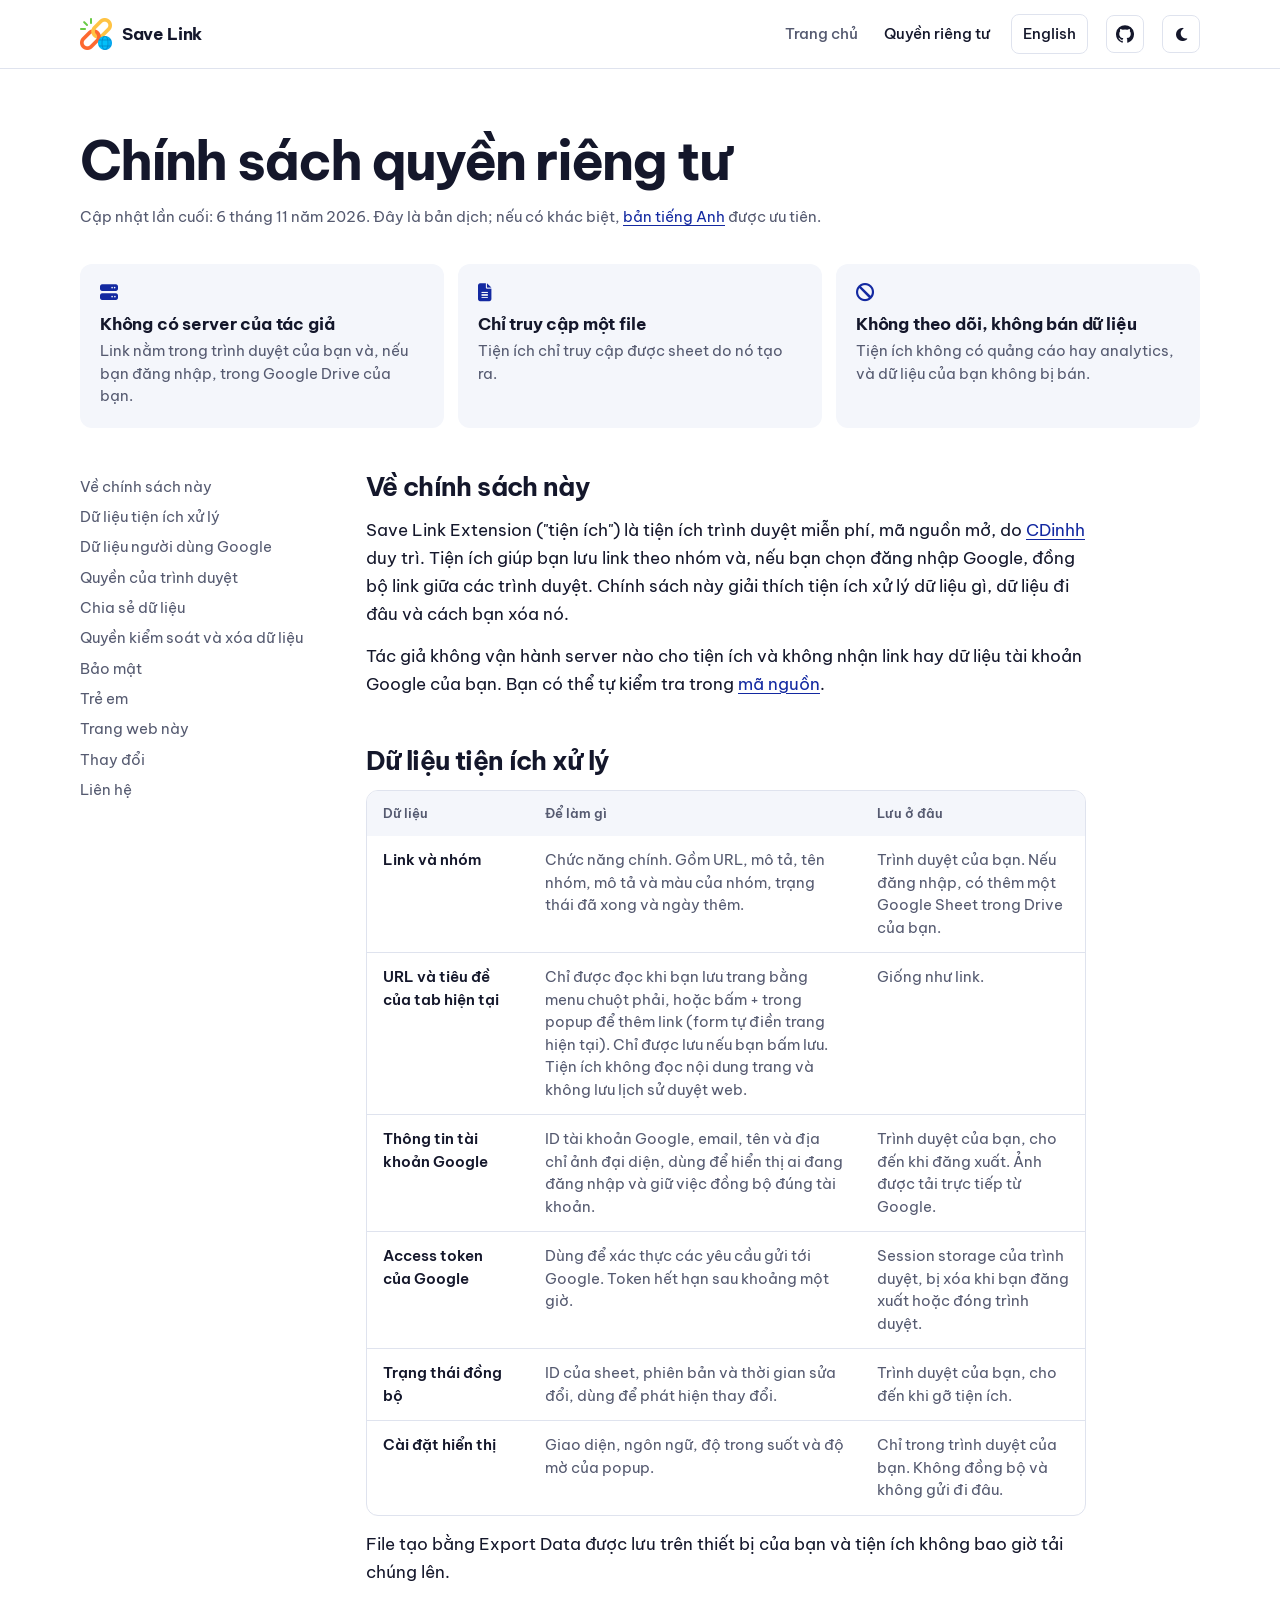
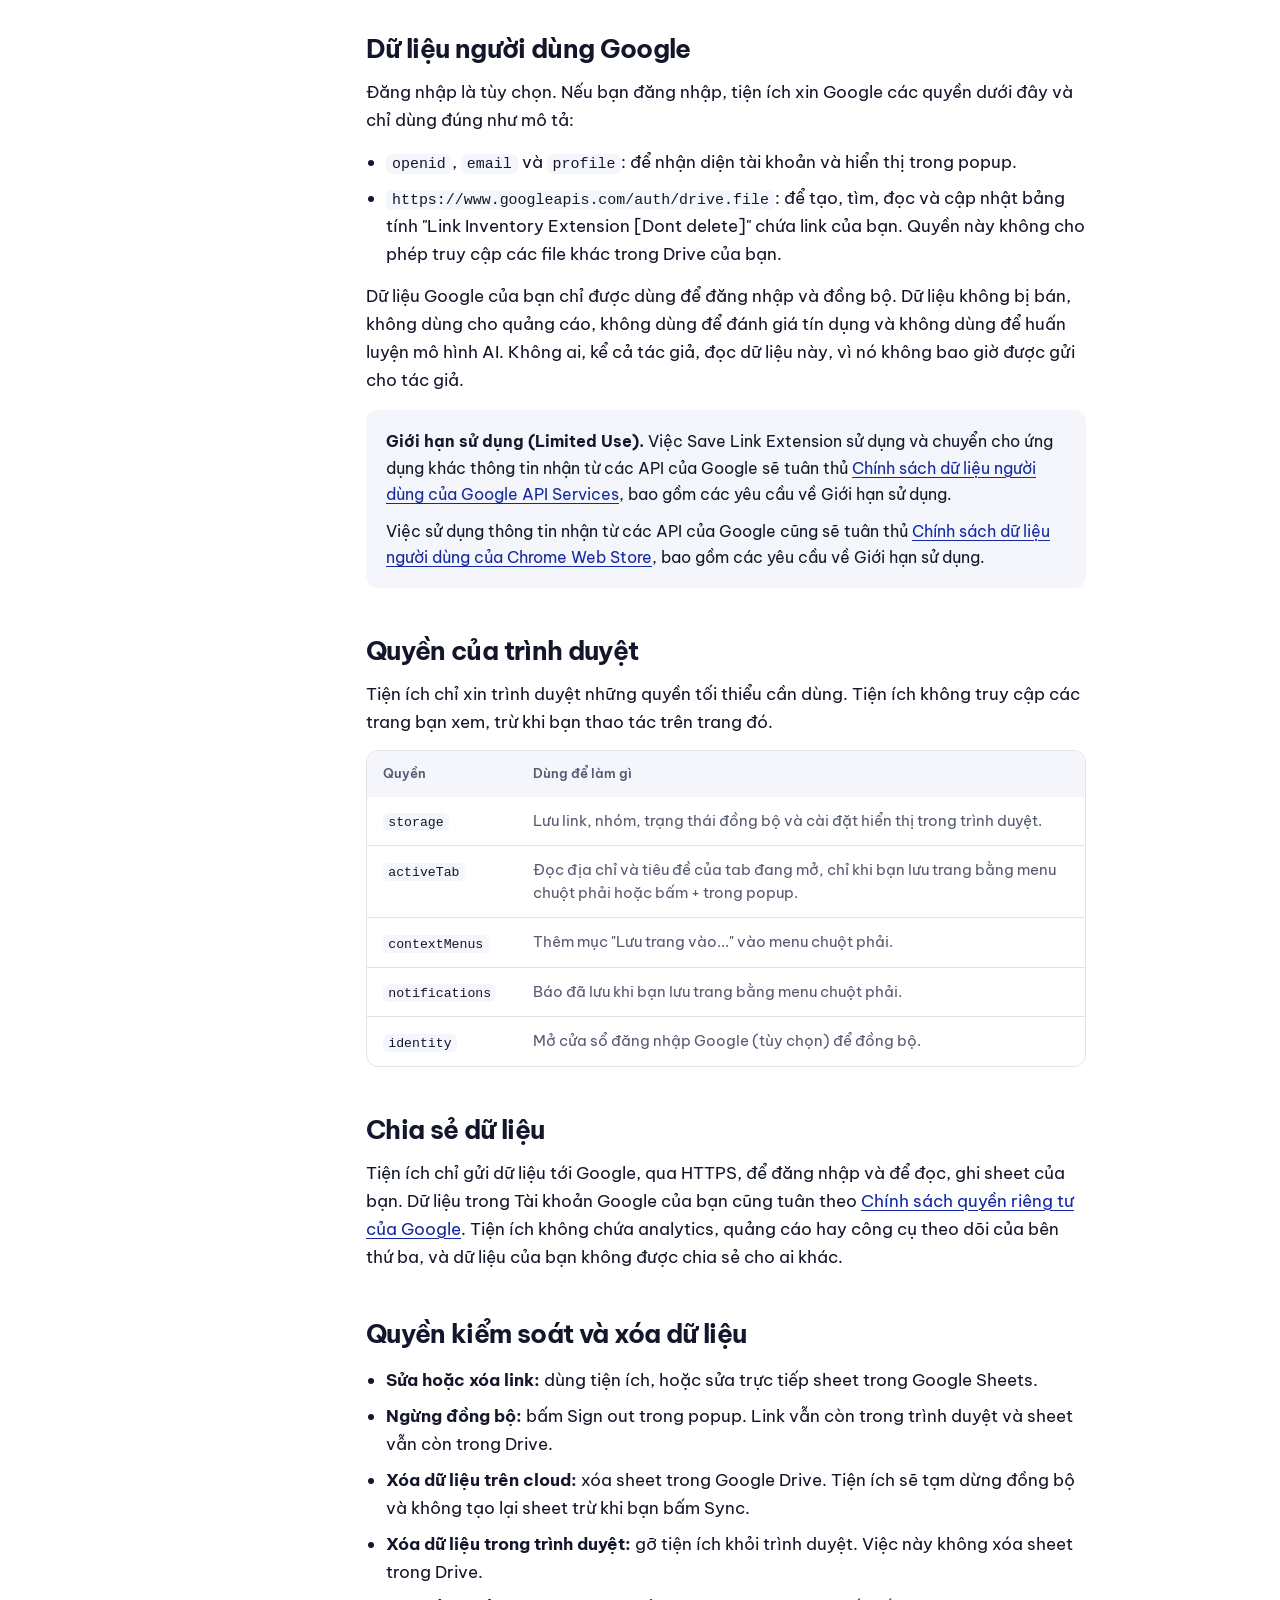
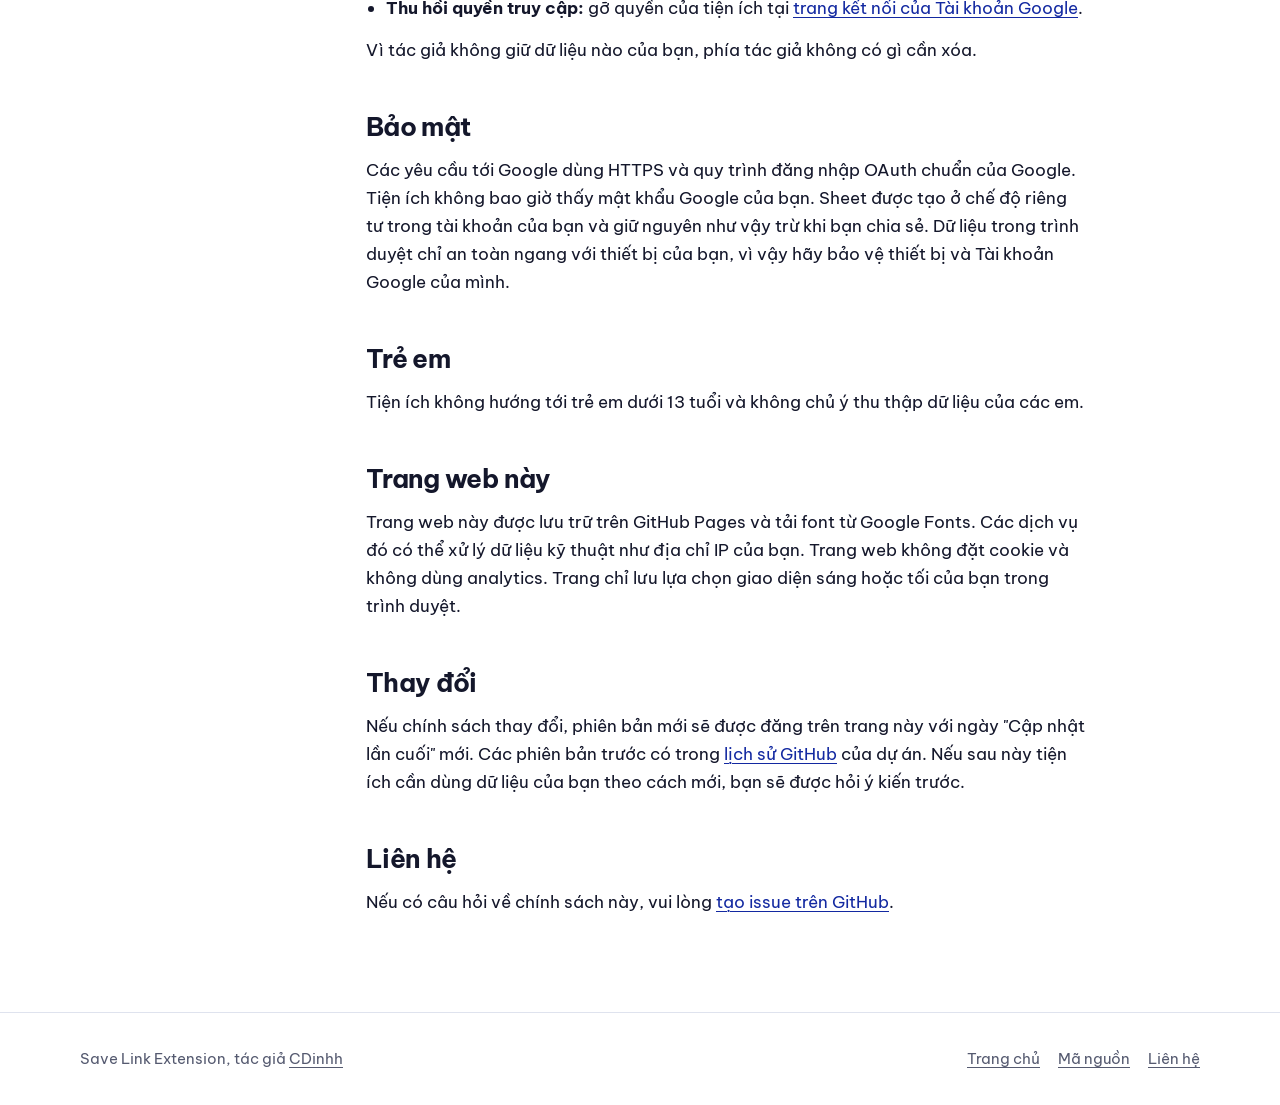
<file: docs/vi/privacy.html>
<!DOCTYPE html>
<html lang="vi">

<head>
    <meta charset="UTF-8">
    <meta name="viewport" content="width=device-width, initial-scale=1">
    <title>Chính sách quyền riêng tư | Save Link Extension</title>
    <meta name="description" content="Cách Save Link Extension xử lý link và dữ liệu tài khoản Google của bạn. Không có server của tác giả, không analytics, không quảng cáo.">
    <link rel="canonical" href="https://cdinhh.github.io/Extension-Save-Link/vi/privacy.html">
    <link rel="alternate" hreflang="en" href="https://cdinhh.github.io/Extension-Save-Link/privacy.html">
    <link rel="alternate" hreflang="vi" href="https://cdinhh.github.io/Extension-Save-Link/vi/privacy.html">
    <link rel="icon" type="image/png" href="../logo.png">
    <script src="../theme.js"></script>
    <link rel="preconnect" href="https://fonts.googleapis.com">
    <link rel="preconnect" href="https://fonts.gstatic.com" crossorigin>
    <link rel="stylesheet" href="https://fonts.googleapis.com/css2?family=Be+Vietnam+Pro:wght@400;500;600;700&display=swap">
    <link rel="stylesheet" href="../style.css">
</head>

<body>
    <a class="skip" href="#main">Đến nội dung chính</a>

    <header class="site-head">
        <div class="wrap">
            <a class="mark" href="./"><img src="../logo.png" alt="Save Link" width="32" height="32"><span>Save Link</span></a>
            <nav class="nav" aria-label="Điều hướng chính">
                <a href="./">Trang chủ</a>
                <a href="privacy.html" aria-current="page">Quyền riêng tư</a>
                <a class="lang" href="../privacy.html" hreflang="en" lang="en">English</a>
            </nav>
            <a class="head-btn" href="https://github.com/CDinhh/Extension-Save-Link" aria-label="Kho mã nguồn trên GitHub" title="Kho mã nguồn trên GitHub"><svg viewBox="0 0 24 24" width="18" height="18" fill="currentColor" aria-hidden="true"><path d="M12 .3a12 12 0 0 0-3.8 23.38c.6.12.83-.26.83-.58v-2.03c-3.34.73-4.04-1.61-4.04-1.61-.55-1.39-1.33-1.76-1.33-1.76-1.09-.74.08-.73.08-.73 1.2.09 1.84 1.24 1.84 1.24 1.07 1.83 2.81 1.3 3.5 1 .1-.78.42-1.31.76-1.61-2.67-.3-5.47-1.33-5.47-5.93 0-1.31.47-2.38 1.24-3.22-.13-.3-.54-1.52.1-3.18 0 0 1-.32 3.3 1.23a11.5 11.5 0 0 1 6 0c2.28-1.55 3.29-1.23 3.29-1.23.64 1.66.23 2.88.12 3.18a4.65 4.65 0 0 1 1.23 3.22c0 4.61-2.8 5.63-5.48 5.92.42.37.81 1.1.81 2.22v3.29c0 .32.21.7.82.58A12 12 0 0 0 12 .3"/></svg></a>
            <button class="theme-toggle" type="button" hidden aria-pressed="false" aria-label="Chế độ tối" title="Chế độ tối"><i class="fa-solid fa-moon" aria-hidden="true"></i><i class="fa-solid fa-sun" aria-hidden="true"></i></button>
        </div>
    </header>

    <main id="main" class="wrap">
        <div class="doc-hero">
            <h1>Chính sách quyền riêng tư</h1>
            <p class="meta">Cập nhật lần cuối: 6 tháng 11 năm 2026. Đây là bản dịch; nếu có khác biệt, <a href="../privacy.html" hreflang="en">bản tiếng Anh</a> được ưu tiên.</p>
            <div class="promises">
                <div><i class="icon fa-solid fa-server" aria-hidden="true"></i><b>Không có server của tác giả</b>Link nằm trong trình duyệt của bạn và, nếu bạn đăng nhập, trong Google Drive của bạn.</div>
                <div><i class="icon fa-solid fa-file-lines" aria-hidden="true"></i><b>Chỉ truy cập một file</b>Tiện ích chỉ truy cập được sheet do nó tạo ra.</div>
                <div><i class="icon fa-solid fa-ban" aria-hidden="true"></i><b>Không theo dõi, không bán dữ liệu</b>Tiện ích không có quảng cáo hay analytics, và dữ liệu của bạn không bị bán.</div>
            </div>
        </div>

        <div class="doc">
            <nav class="toc" aria-label="Trên trang này">
                <ol>
                    <li><a href="#about">Về chính sách này</a></li>
                    <li><a href="#data">Dữ liệu tiện ích xử lý</a></li>
                    <li><a href="#google">Dữ liệu người dùng Google</a></li>
                    <li><a href="#permissions">Quyền của trình duyệt</a></li>
                    <li><a href="#sharing">Chia sẻ dữ liệu</a></li>
                    <li><a href="#control">Quyền kiểm soát và xóa dữ liệu</a></li>
                    <li><a href="#security">Bảo mật</a></li>
                    <li><a href="#children">Trẻ em</a></li>
                    <li><a href="#website">Trang web này</a></li>
                    <li><a href="#changes">Thay đổi</a></li>
                    <li><a href="#contact">Liên hệ</a></li>
                </ol>
            </nav>

            <div class="prose">
                <section id="about">
                    <h2>Về chính sách này</h2>
                    <p>Save Link Extension ("tiện ích") là tiện ích trình duyệt miễn phí, mã nguồn mở, do <a href="https://github.com/CDinhh">CDinhh</a> duy trì. Tiện ích giúp bạn lưu link theo nhóm và, nếu bạn chọn đăng nhập Google, đồng bộ link giữa các trình duyệt. Chính sách này giải thích tiện ích xử lý dữ liệu gì, dữ liệu đi đâu và cách bạn xóa nó.</p>
                    <p>Tác giả không vận hành server nào cho tiện ích và không nhận link hay dữ liệu tài khoản Google của bạn. Bạn có thể tự kiểm tra trong <a href="https://github.com/CDinhh/Extension-Save-Link">mã nguồn</a>.</p>
                </section>

                <section id="data">
                    <h2>Dữ liệu tiện ích xử lý</h2>
                    <div class="table-wrap">
                        <table>
                            <thead>
                                <tr><th scope="col">Dữ liệu</th><th scope="col">Để làm gì</th><th scope="col">Lưu ở đâu</th></tr>
                            </thead>
                            <tbody>
                                <tr>
                                    <th scope="row">Link và nhóm</th>
                                    <td>Chức năng chính. Gồm URL, mô tả, tên nhóm, mô tả và màu của nhóm, trạng thái đã xong và ngày thêm.</td>
                                    <td>Trình duyệt của bạn. Nếu đăng nhập, có thêm một Google Sheet trong Drive của bạn.</td>
                                </tr>
                                <tr>
                                    <th scope="row">URL và tiêu đề của tab hiện tại</th>
                                    <td>Chỉ được đọc khi bạn lưu trang bằng menu chuột phải, hoặc bấm + trong popup để thêm link (form tự điền trang hiện tại). Chỉ được lưu nếu bạn bấm lưu. Tiện ích không đọc nội dung trang và không lưu lịch sử duyệt web.</td>
                                    <td>Giống như link.</td>
                                </tr>
                                <tr>
                                    <th scope="row">Thông tin tài khoản Google</th>
                                    <td>ID tài khoản Google, email, tên và địa chỉ ảnh đại diện, dùng để hiển thị ai đang đăng nhập và giữ việc đồng bộ đúng tài khoản.</td>
                                    <td>Trình duyệt của bạn, cho đến khi đăng xuất. Ảnh được tải trực tiếp từ Google.</td>
                                </tr>
                                <tr>
                                    <th scope="row">Access token của Google</th>
                                    <td>Dùng để xác thực các yêu cầu gửi tới Google. Token hết hạn sau khoảng một giờ.</td>
                                    <td>Session storage của trình duyệt, bị xóa khi bạn đăng xuất hoặc đóng trình duyệt.</td>
                                </tr>
                                <tr>
                                    <th scope="row">Trạng thái đồng bộ</th>
                                    <td>ID của sheet, phiên bản và thời gian sửa đổi, dùng để phát hiện thay đổi.</td>
                                    <td>Trình duyệt của bạn, cho đến khi gỡ tiện ích.</td>
                                </tr>
                                <tr>
                                    <th scope="row">Cài đặt hiển thị</th>
                                    <td>Giao diện, ngôn ngữ, độ trong suốt và độ mờ của popup.</td>
                                    <td>Chỉ trong trình duyệt của bạn. Không đồng bộ và không gửi đi đâu.</td>
                                </tr>
                            </tbody>
                        </table>
                    </div>
                    <p>File tạo bằng Export Data được lưu trên thiết bị của bạn và tiện ích không bao giờ tải chúng lên.</p>
                </section>

                <section id="google">
                    <h2>Dữ liệu người dùng Google</h2>
                    <p>Đăng nhập là tùy chọn. Nếu bạn đăng nhập, tiện ích xin Google các quyền dưới đây và chỉ dùng đúng như mô tả:</p>
                    <ul>
                        <li><code>openid</code>, <code>email</code> và <code>profile</code>: để nhận diện tài khoản và hiển thị trong popup.</li>
                        <li><code>https://www.googleapis.com/auth/drive.file</code>: để tạo, tìm, đọc và cập nhật bảng tính "Link Inventory Extension [Dont delete]" chứa link của bạn. Quyền này không cho phép truy cập các file khác trong Drive của bạn.</li>
                    </ul>
                    <p>Dữ liệu Google của bạn chỉ được dùng để đăng nhập và đồng bộ. Dữ liệu không bị bán, không dùng cho quảng cáo, không dùng để đánh giá tín dụng và không dùng để huấn luyện mô hình AI. Không ai, kể cả tác giả, đọc dữ liệu này, vì nó không bao giờ được gửi cho tác giả.</p>
                    <div class="callout">
                        <p><strong>Giới hạn sử dụng (Limited Use).</strong> Việc Save Link Extension sử dụng và chuyển cho ứng dụng khác thông tin nhận từ các API của Google sẽ tuân thủ <a href="https://developers.google.com/terms/api-services-user-data-policy">Chính sách dữ liệu người dùng của Google API Services</a>, bao gồm các yêu cầu về Giới hạn sử dụng.</p>
                        <p>Việc sử dụng thông tin nhận từ các API của Google cũng sẽ tuân thủ <a href="https://developer.chrome.com/docs/webstore/program-policies/policies">Chính sách dữ liệu người dùng của Chrome Web Store</a>, bao gồm các yêu cầu về Giới hạn sử dụng.</p>
                    </div>
                </section>

                <section id="permissions">
                    <h2>Quyền của trình duyệt</h2>
                    <p>Tiện ích chỉ xin trình duyệt những quyền tối thiểu cần dùng. Tiện ích không truy cập các trang bạn xem, trừ khi bạn thao tác trên trang đó.</p>
                    <div class="table-wrap">
                        <table>
                            <thead>
                                <tr><th scope="col">Quyền</th><th scope="col">Dùng để làm gì</th></tr>
                            </thead>
                            <tbody>
                                <tr><th scope="row"><code>storage</code></th><td>Lưu link, nhóm, trạng thái đồng bộ và cài đặt hiển thị trong trình duyệt.</td></tr>
                                <tr><th scope="row"><code>activeTab</code></th><td>Đọc địa chỉ và tiêu đề của tab đang mở, chỉ khi bạn lưu trang bằng menu chuột phải hoặc bấm + trong popup.</td></tr>
                                <tr><th scope="row"><code>contextMenus</code></th><td>Thêm mục "Lưu trang vào..." vào menu chuột phải.</td></tr>
                                <tr><th scope="row"><code>notifications</code></th><td>Báo đã lưu khi bạn lưu trang bằng menu chuột phải.</td></tr>
                                <tr><th scope="row"><code>identity</code></th><td>Mở cửa sổ đăng nhập Google (tùy chọn) để đồng bộ.</td></tr>
                            </tbody>
                        </table>
                    </div>
                </section>

                <section id="sharing">
                    <h2>Chia sẻ dữ liệu</h2>
                    <p>Tiện ích chỉ gửi dữ liệu tới Google, qua HTTPS, để đăng nhập và để đọc, ghi sheet của bạn. Dữ liệu trong Tài khoản Google của bạn cũng tuân theo <a href="https://policies.google.com/privacy">Chính sách quyền riêng tư của Google</a>. Tiện ích không chứa analytics, quảng cáo hay công cụ theo dõi của bên thứ ba, và dữ liệu của bạn không được chia sẻ cho ai khác.</p>
                </section>

                <section id="control">
                    <h2>Quyền kiểm soát và xóa dữ liệu</h2>
                    <ul>
                        <li><strong>Sửa hoặc xóa link:</strong> dùng tiện ích, hoặc sửa trực tiếp sheet trong Google Sheets.</li>
                        <li><strong>Ngừng đồng bộ:</strong> bấm Sign out trong popup. Link vẫn còn trong trình duyệt và sheet vẫn còn trong Drive.</li>
                        <li><strong>Xóa dữ liệu trên cloud:</strong> xóa sheet trong Google Drive. Tiện ích sẽ tạm dừng đồng bộ và không tạo lại sheet trừ khi bạn bấm Sync.</li>
                        <li><strong>Xóa dữ liệu trong trình duyệt:</strong> gỡ tiện ích khỏi trình duyệt. Việc này không xóa sheet trong Drive.</li>
                        <li><strong>Thu hồi quyền truy cập:</strong> gỡ quyền của tiện ích tại <a href="https://myaccount.google.com/connections">trang kết nối của Tài khoản Google</a>.</li>
                    </ul>
                    <p>Vì tác giả không giữ dữ liệu nào của bạn, phía tác giả không có gì cần xóa.</p>
                </section>

                <section id="security">
                    <h2>Bảo mật</h2>
                    <p>Các yêu cầu tới Google dùng HTTPS và quy trình đăng nhập OAuth chuẩn của Google. Tiện ích không bao giờ thấy mật khẩu Google của bạn. Sheet được tạo ở chế độ riêng tư trong tài khoản của bạn và giữ nguyên như vậy trừ khi bạn chia sẻ. Dữ liệu trong trình duyệt chỉ an toàn ngang với thiết bị của bạn, vì vậy hãy bảo vệ thiết bị và Tài khoản Google của mình.</p>
                </section>

                <section id="children">
                    <h2>Trẻ em</h2>
                    <p>Tiện ích không hướng tới trẻ em dưới 13 tuổi và không chủ ý thu thập dữ liệu của các em.</p>
                </section>

                <section id="website">
                    <h2>Trang web này</h2>
                    <p>Trang web này được lưu trữ trên GitHub Pages và tải font từ Google Fonts. Các dịch vụ đó có thể xử lý dữ liệu kỹ thuật như địa chỉ IP của bạn. Trang web không đặt cookie và không dùng analytics. Trang chỉ lưu lựa chọn giao diện sáng hoặc tối của bạn trong trình duyệt.</p>
                </section>

                <section id="changes">
                    <h2>Thay đổi</h2>
                    <p>Nếu chính sách thay đổi, phiên bản mới sẽ được đăng trên trang này với ngày "Cập nhật lần cuối" mới. Các phiên bản trước có trong <a href="https://github.com/CDinhh/Extension-Save-Link">lịch sử GitHub</a> của dự án. Nếu sau này tiện ích cần dùng dữ liệu của bạn theo cách mới, bạn sẽ được hỏi ý kiến trước.</p>
                </section>

                <section id="contact">
                    <h2>Liên hệ</h2>
                    <p>Nếu có câu hỏi về chính sách này, vui lòng <a href="https://github.com/CDinhh/Extension-Save-Link/issues">tạo issue trên GitHub</a>.</p>
                </section>
            </div>
        </div>
    </main>

    <footer class="site-foot">
        <div class="wrap">
            <span>Save Link Extension, tác giả <a href="https://github.com/CDinhh">CDinhh</a></span>
            <nav aria-label="Chân trang">
                <a href="./">Trang chủ</a>
                <a href="https://github.com/CDinhh/Extension-Save-Link">Mã nguồn</a>
                <a href="https://github.com/CDinhh/Extension-Save-Link/issues">Liên hệ</a>
            </nav>
        </div>
    </footer>
</body>

</html>
</file>
<file: popup.css>
/* Be Vietnam Pro (SIL OFL 1.1, fonts/OFL.txt), bundled: latin + vietnamese subsets */
@font-face { font-family: 'Be Vietnam Pro'; font-weight: 400; font-display: swap; src: url('fonts/be-vietnam-pro-latin-400-normal.woff2') format('woff2'); unicode-range: U+0000-00FF, U+0131, U+0152-0153, U+02BB-02BC, U+02C6, U+02DA, U+02DC, U+0304, U+0308, U+0329, U+2000-206F, U+20AC, U+2122, U+2191, U+2193, U+2212, U+2215, U+FEFF, U+FFFD; }
@font-face { font-family: 'Be Vietnam Pro'; font-weight: 500; font-display: swap; src: url('fonts/be-vietnam-pro-latin-500-normal.woff2') format('woff2'); unicode-range: U+0000-00FF, U+0131, U+0152-0153, U+02BB-02BC, U+02C6, U+02DA, U+02DC, U+0304, U+0308, U+0329, U+2000-206F, U+20AC, U+2122, U+2191, U+2193, U+2212, U+2215, U+FEFF, U+FFFD; }
@font-face { font-family: 'Be Vietnam Pro'; font-weight: 600; font-display: swap; src: url('fonts/be-vietnam-pro-latin-600-normal.woff2') format('woff2'); unicode-range: U+0000-00FF, U+0131, U+0152-0153, U+02BB-02BC, U+02C6, U+02DA, U+02DC, U+0304, U+0308, U+0329, U+2000-206F, U+20AC, U+2122, U+2191, U+2193, U+2212, U+2215, U+FEFF, U+FFFD; }
@font-face { font-family: 'Be Vietnam Pro'; font-weight: 700; font-display: swap; src: url('fonts/be-vietnam-pro-latin-700-normal.woff2') format('woff2'); unicode-range: U+0000-00FF, U+0131, U+0152-0153, U+02BB-02BC, U+02C6, U+02DA, U+02DC, U+0304, U+0308, U+0329, U+2000-206F, U+20AC, U+2122, U+2191, U+2193, U+2212, U+2215, U+FEFF, U+FFFD; }
@font-face { font-family: 'Be Vietnam Pro'; font-weight: 400; font-display: swap; src: url('fonts/be-vietnam-pro-vietnamese-400-normal.woff2') format('woff2'); unicode-range: U+0102-0103, U+0110-0111, U+0128-0129, U+0168-0169, U+01A0-01A1, U+01AF-01B0, U+0300-0301, U+0303-0304, U+0308-0309, U+0323, U+0329, U+1EA0-1EF9, U+20AB; }
@font-face { font-family: 'Be Vietnam Pro'; font-weight: 500; font-display: swap; src: url('fonts/be-vietnam-pro-vietnamese-500-normal.woff2') format('woff2'); unicode-range: U+0102-0103, U+0110-0111, U+0128-0129, U+0168-0169, U+01A0-01A1, U+01AF-01B0, U+0300-0301, U+0303-0304, U+0308-0309, U+0323, U+0329, U+1EA0-1EF9, U+20AB; }
@font-face { font-family: 'Be Vietnam Pro'; font-weight: 600; font-display: swap; src: url('fonts/be-vietnam-pro-vietnamese-600-normal.woff2') format('woff2'); unicode-range: U+0102-0103, U+0110-0111, U+0128-0129, U+0168-0169, U+01A0-01A1, U+01AF-01B0, U+0300-0301, U+0303-0304, U+0308-0309, U+0323, U+0329, U+1EA0-1EF9, U+20AB; }
@font-face { font-family: 'Be Vietnam Pro'; font-weight: 700; font-display: swap; src: url('fonts/be-vietnam-pro-vietnamese-700-normal.woff2') format('woff2'); unicode-range: U+0102-0103, U+0110-0111, U+0128-0129, U+0168-0169, U+01A0-01A1, U+01AF-01B0, U+0300-0301, U+0303-0304, U+0308-0309, U+0323, U+0329, U+1EA0-1EF9, U+20AB; }

:root {
    color-scheme: light;
    --paper: #eef0f7;
    --dot: rgb(21 23 43 / 22%);
    --ink: #15172b;
    --muted: #565a70;
    --hair: rgb(21 23 43 / 9%);
    --accent: #15172b;
    --accent-ink: #ffffff;
    --card-base: #ffffff;
    --row-base: 255 255 255;
    --row-max: 85%;
    --rim: rgb(255 255 255 / 75%);
    --rim-top: #ffffff;
    --panel: rgb(255 255 255 / 72%);
    --node: #ffffff;
    --green: #1f9d55;
    --danger: #c62f2f;
    --danger-ink: #ffffff;
    --focus: #3b6cff;
    --shadow: 0 18px 40px -22px rgb(20 24 60 / 45%);
    --fill: .68;
    --blur: 2px;
    --spring: cubic-bezier(.32, .72, 0, 1);
    --pop: cubic-bezier(.2, 1.4, .4, 1);
    --sans: 'Be Vietnam Pro', 'Segoe UI Variable Text', 'Segoe UI', system-ui, sans-serif;
}

:root[data-theme='dark'] {
    color-scheme: dark;
    --paper: #0a0b13;
    --dot: rgb(255 255 255 / 16%);
    --ink: #f3f4fa;
    --muted: #a4a7bc;
    --hair: rgb(255 255 255 / 10%);
    --accent: #f3f4fa;
    --accent-ink: #0a0b13;
    --card-base: #1a1c2b;
    --row-max: 9%;
    --rim: rgb(255 255 255 / 10%);
    --rim-top: rgb(255 255 255 / 14%);
    --panel: rgb(22 24 37 / 78%);
    --node: #151724;
    --green: #4cc97f;
    --danger: #ff8a80;
    --danger-ink: #0a0b13;
    --focus: #8ea8ff;
    --shadow: 0 18px 40px -20px rgb(0 0 0 / 85%);
}

* { margin: 0; padding: 0; box-sizing: border-box; }

html, body {
    width: 420px;
    height: 580px;
    overflow: hidden;
    color: var(--ink);
    font: 400 13.5px/1.4 var(--sans);
    -webkit-font-smoothing: antialiased;
}

body { background: var(--paper) radial-gradient(var(--dot) 1.3px, transparent 1.3px) 0 0 / 16px 16px; }

button, input { font: inherit; color: inherit; }
button { cursor: pointer; background: none; border: 0; }
a { color: inherit; }
:focus-visible { outline: 2px solid var(--focus); outline-offset: 2px; }
input:focus-visible { outline: none; }

.icon { flex: none; width: 17px; height: 17px; fill: currentColor; }

.container { position: relative; height: 100%; }

/* ===== Glass bars over the scrolling list ===== */
.bar-top, .bar-foot {
    position: absolute;
    left: 0;
    right: 0;
    z-index: 3;
    background: color-mix(in srgb, var(--paper) 45%, transparent);
    backdrop-filter: blur(14px) saturate(180%);
}
.bar-top { top: 0; padding: 12px 14px 10px; box-shadow: 0 1px 0 var(--hair); }
.bar-foot { bottom: 0; display: flex; align-items: center; justify-content: space-between; height: 40px; padding: 0 14px; box-shadow: 0 -1px 0 var(--hair); color: var(--muted); font-size: 11.5px; }

.bar-line { display: flex; align-items: center; justify-content: space-between; }
.brand { display: flex; align-items: center; gap: 8px; }
.brand img { transition: transform .6s var(--pop); }
.brand:hover img { transform: rotate(-14deg) scale(1.08); }
.brand h1 { font-size: 15.5px; font-weight: 700; letter-spacing: -.02em; }
.header-actions, .user-info { display: flex; align-items: center; gap: 6px; }

.btn-icon {
    display: grid;
    place-items: center;
    width: 32px;
    height: 32px;
    border-radius: 50%;
    box-shadow: inset 0 0 0 1px var(--hair);
    transition: transform .5s var(--spring), background .2s;
}
.btn-icon:hover { transform: scale(1.08); background: color-mix(in srgb, var(--ink) 6%, transparent); }
.btn-icon:active { transform: scale(.96); }
.btn-icon:disabled { cursor: progress; }
.btn-icon.syncing .icon, .spin { animation: spin 1s linear infinite; }

.btn-sign-in {
    display: flex;
    align-items: center;
    gap: 7px;
    height: 32px;
    padding: 0 13px 0 10px;
    border-radius: 99px;
    background: var(--accent);
    color: var(--accent-ink);
    font-weight: 600;
    font-size: 12.5px;
    transition: transform .5s var(--spring);
}
.btn-sign-in:hover { transform: translateY(-1px); }
.btn-sign-in:active { transform: scale(.97); }
.btn-sign-in:disabled { opacity: .7; cursor: progress; transform: none; }

.avatar-btn { display: block; width: 32px; height: 32px; border-radius: 50%; transition: transform .5s var(--spring); }
.avatar-btn:hover { transform: scale(1.08); }
.user-avatar { display: block; width: 32px; height: 32px; border-radius: 50%; box-shadow: 0 0 0 1px var(--hair); }

/* Popovers and dialogs share one glass panel */
.glass-panel {
    background: var(--panel);
    color: var(--ink);
    border: 0;
    box-shadow: inset 0 0 0 1px var(--rim), inset 0 1px 0 var(--rim-top), var(--shadow);
    backdrop-filter: blur(20px) saturate(180%);
}

.account-menu { inset: 52px 14px auto auto; width: 232px; padding: 6px; margin: 0; border-radius: 16px; }
.account-menu:popover-open { animation: pop-in .25s var(--spring); }
.user-email { padding: 7px 9px 9px; margin-bottom: 4px; border-bottom: 1px solid var(--hair); color: var(--muted); font-size: 12.5px; overflow: hidden; text-overflow: ellipsis; white-space: nowrap; }
.menu-item { display: flex; align-items: center; gap: 10px; width: 100%; padding: 8px 9px; border-radius: 10px; text-align: left; font-size: 13px; transition: background .15s; }
.menu-item:hover { background: color-mix(in srgb, var(--ink) 7%, transparent); }
.menu-item .icon { color: var(--muted); }
.menu-item .sheet-icon { color: var(--green); }

.settings-panel { inset: 52px 14px auto auto; width: 268px; margin: 0; padding: 14px; display: none; gap: 13px; border-radius: 18px; }
.settings-panel:popover-open { display: grid; animation: pop-in .25s var(--spring); }
.settings-panel h2 { font-size: 14px; font-weight: 700; letter-spacing: -.01em; }
.setting-row { display: grid; gap: 6px; font-size: 12px; font-weight: 600; color: var(--muted); }
.segmented { display: grid; grid-auto-flow: column; grid-auto-columns: 1fr; padding: 3px; border-radius: 99px; box-shadow: inset 0 0 0 1px var(--hair); }
.segmented button { display: flex; align-items: center; justify-content: center; gap: 6px; height: 28px; border-radius: 99px; font-size: 12.5px; font-weight: 600; color: var(--muted); transition: background .3s var(--spring), color .2s; }
.segmented .icon { width: 15px; height: 15px; }
.segmented button[aria-pressed='true'] { background: var(--accent); color: var(--accent-ink); }
.setting-range { display: grid; grid-template-columns: 1fr auto; gap: 4px 8px; font-size: 12px; font-weight: 600; color: var(--muted); }
.setting-range output { color: var(--ink); font-variant-numeric: tabular-nums; }
.setting-range input { grid-column: 1 / -1; width: 100%; accent-color: var(--accent); }
#settingsReset { justify-self: start; }

/* ===== Search and New category ===== */
.search-box { display: flex; gap: 8px; margin-top: 10px; }
.search-field { position: relative; flex: 1; min-width: 0; }
.search-field .icon { position: absolute; left: 12px; top: 50%; transform: translateY(-50%); color: var(--muted); pointer-events: none; }
.search-field input {
    width: 100%;
    height: 36px;
    padding: 0 12px 0 36px;
    border: 0;
    border-radius: 99px;
    background: color-mix(in srgb, var(--card-base) calc(var(--fill) * 70%), transparent);
    box-shadow: inset 0 0 0 1px var(--hair);
    transition: box-shadow .3s var(--spring);
}
.search-field input::placeholder { color: var(--muted); }
.search-field input:focus { box-shadow: inset 0 0 0 1.5px var(--ink); }

.btn-new {
    flex: none;
    display: flex;
    align-items: center;
    gap: 6px;
    height: 36px;
    padding: 0 4px 0 13px;
    border-radius: 99px;
    background: var(--accent);
    color: var(--accent-ink);
    font-weight: 600;
    font-size: 12.5px;
    white-space: nowrap;
    transition: transform .5s var(--spring);
}
.btn-new:active { transform: scale(.97); }
.plus-ring { display: grid; place-items: center; width: 28px; height: 28px; border-radius: 50%; background: color-mix(in srgb, var(--accent-ink) 18%, transparent); transition: transform .6s var(--spring); }
.plus-ring .icon { width: 14px; height: 14px; }
.btn-new:hover .plus-ring { transform: rotate(90deg) scale(1.08); }

.btn-primary {
    display: inline-flex;
    align-items: center;
    gap: 6px;
    height: 34px;
    padding: 0 15px;
    border-radius: 99px;
    background: var(--accent);
    color: var(--accent-ink);
    font-weight: 600;
    font-size: 12.5px;
    white-space: nowrap;
    transition: transform .5s var(--spring);
}
.btn-primary:hover { transform: translateY(-1px); }
.btn-primary:active { transform: scale(.97); }
.btn-primary .icon { width: 15px; height: 15px; }
.btn-primary.danger { background: var(--danger); color: var(--danger-ink); }
.btn-plain { height: 34px; padding: 0 13px; border-radius: 99px; color: var(--muted); font-weight: 600; font-size: 12.5px; transition: background .2s; }
.btn-plain:hover { background: color-mix(in srgb, var(--ink) 7%, transparent); color: var(--ink); }

/* ===== List ===== */
.links-list {
    position: absolute;
    inset: 0;
    z-index: 1;
    overflow: hidden auto;
    padding: calc(var(--top-h, 106px) + 8px) 14px calc(var(--foot-h, 40px) + 10px);
    scrollbar-width: thin;
    scrollbar-color: var(--hair) transparent;
}

.category {
    --c: var(--category-color, #1329a1);
    margin-bottom: 8px;
    border-radius: 16px;
    background: color-mix(in srgb, color-mix(in srgb, var(--c) 10%, var(--card-base)) calc(var(--fill) * 100%), transparent);
    box-shadow: inset 0 0 0 1px var(--rim), inset 0 1px 0 var(--rim-top), 0 10px 22px -18px rgb(10 12 40 / 45%);
    backdrop-filter: blur(var(--blur)) saturate(160%);
    user-select: none;
}
:root[data-theme='dark'] .category { background: color-mix(in srgb, color-mix(in srgb, var(--c) 16%, var(--card-base)) calc(var(--fill) * 100%), transparent); }
.first-render .category { animation: rise .5s var(--spring) both; }
.first-render .category:nth-child(2) { animation-delay: .04s; }
.first-render .category:nth-child(3) { animation-delay: .08s; }
.first-render .category:nth-child(n+4) { animation-delay: .12s; }

.category-header { display: flex; align-items: center; gap: 10px; min-height: 46px; padding: 6px 8px 6px 13px; border-radius: 16px; cursor: pointer; }
.category-header:focus-visible { outline-offset: -2px; }

/* The colour input doubles as the hollow ring, a nod to the chain links in the logo */
.category-color-picker {
    flex: none;
    width: 16px;
    height: 16px;
    padding: 0;
    border: 3.5px solid var(--c);
    border-radius: 50%;
    background: transparent;
    cursor: pointer;
    appearance: none;
    transition: transform .5s var(--pop);
}
.category-color-picker::-webkit-color-swatch-wrapper { padding: 0; }
.category-color-picker::-webkit-color-swatch { opacity: 0; }
.category-color-picker:hover { transform: scale(1.25); }

.category-text { flex: 1; min-width: 0; }
.category-name { display: block; font-weight: 600; overflow: hidden; text-overflow: ellipsis; white-space: nowrap; }
.category-desc { display: block; color: var(--muted); font-size: 11.5px; overflow: hidden; text-overflow: ellipsis; white-space: nowrap; }
.category-editor { flex: 1; min-width: 0; display: grid; gap: 4px; }
.category-count { flex: none; color: var(--muted); font-size: 12px; font-variant-numeric: tabular-nums; }

.category-actions, .link-actions { display: flex; flex: none; gap: 1px; }
.btn-small { display: grid; place-items: center; width: 26px; height: 26px; border-radius: 50%; color: var(--muted); transition: background .2s, color .2s, transform .4s var(--spring); }
.btn-small .icon { width: 16px; height: 16px; }
.btn-small:hover { background: color-mix(in srgb, var(--c, var(--ink)) 16%, transparent); color: var(--ink); }
.btn-small:active { transform: scale(.9); }
.btn-small.delete-category:hover, .btn-small.delete-link:hover { color: var(--danger); }
.category-actions .edit-category, .category-actions .delete-category { display: none; }
.category-header:hover .category-actions button, .category-header:focus-within .category-actions button { display: grid; }
.chevron { flex: none; display: grid; place-items: center; width: 22px; color: var(--muted); transform: rotate(90deg); transition: transform .5s var(--spring); }
.chevron .icon { width: 15px; height: 15px; }
.collapsed .chevron { transform: rotate(0deg); }

/* Smooth collapse: a grid row animating to zero */
.category-body { display: grid; grid-template-rows: 1fr; transition: grid-template-rows .45s var(--spring); }
.collapsed .category-body { grid-template-rows: 0fr; }

/* The chain: a line in the category colour with one node per link */
.category-links { position: relative; min-height: 0; overflow: hidden; padding: 0 8px 0 33px; }
.category:not(.collapsed) .category-links { padding-bottom: 8px; }
.category-links::before { content: ''; position: absolute; left: 19px; top: 0; bottom: 30px; width: 2px; border-radius: 2px; background: var(--c); opacity: .5; }

.link-item {
    position: relative;
    display: flex;
    align-items: center;
    gap: 9px;
    min-height: 46px;
    margin-top: 4px;
    padding: 5px 6px 5px 10px;
    border-radius: 12px;
    background: rgb(var(--row-base) / calc(var(--fill) * var(--row-max)));
    box-shadow: inset 0 0 0 1px var(--rim);
    backdrop-filter: blur(var(--blur)) saturate(160%);
    transition: transform .5s var(--spring);
}
.link-item:first-child { margin-top: 0; }
.link-item::before { content: ''; position: absolute; left: -18px; top: 50%; width: 9px; height: 9px; margin-top: -4.5px; border-radius: 50%; background: var(--node); border: 2px solid var(--c); }
.link-item:hover { transform: translateX(3px); }
[data-glass='off'] .category, [data-glass='off'] .link-item { backdrop-filter: none; }

.link-checkbox {
    flex: none;
    appearance: none;
    position: relative;
    width: 17px;
    height: 17px;
    border-radius: 50%;
    box-shadow: inset 0 0 0 1.5px var(--muted);
    cursor: pointer;
    transition: background .2s, box-shadow .2s;
}
.link-checkbox:focus-visible { outline: 2px solid var(--focus); outline-offset: 2px; }
.link-checkbox:checked { background: var(--green); box-shadow: none; animation: pop .35s var(--pop); }
.link-checkbox:checked::after { content: ''; position: absolute; left: 6.2px; top: 3.4px; width: 4px; height: 8px; border: solid #fff; border-width: 0 1.8px 1.8px 0; transform: rotate(42deg); }

.link-main { flex: 1; min-width: 0; text-decoration: none; }
.link-title { display: block; font-weight: 500; overflow: hidden; text-overflow: ellipsis; white-space: nowrap; transition: color .2s; }
.link-main:hover .link-title { color: color-mix(in srgb, var(--c) 70%, var(--ink)); }
.link-url { display: block; color: var(--muted); font-size: 11.5px; overflow: hidden; text-overflow: ellipsis; white-space: nowrap; }
.link-item.done .link-title { color: var(--muted); text-decoration: line-through; }

.link-actions { opacity: 0; transition: opacity .35s var(--spring); }
.link-item:hover .link-actions, .link-item:focus-within .link-actions { opacity: 1; }

.text-input {
    width: 100%;
    height: 32px;
    padding: 0 11px;
    border: 0;
    border-radius: 10px;
    background: color-mix(in srgb, var(--card-base) 80%, transparent);
    box-shadow: inset 0 0 0 1px var(--hair);
    font-size: 13px;
    user-select: text;
    transition: box-shadow .3s var(--spring);
}
.text-input::placeholder { color: var(--muted); }
.text-input:focus { box-shadow: inset 0 0 0 1.5px var(--ink); }

.link-editor { flex: 1; min-width: 0; display: grid; gap: 4px; padding: 2px 0; }
.category-add-form { display: grid; gap: 6px; padding: 8px; margin-bottom: 4px; border-radius: 12px; background: rgb(var(--row-base) / calc(var(--fill) * var(--row-max))); box-shadow: inset 0 0 0 1px var(--rim); animation: rise .35s var(--spring); }
.form-actions { display: flex; justify-content: flex-end; gap: 4px; }

.pending-save-form { margin: 10px 0 0; }
.pending-save-title { font-size: 12.5px; font-weight: 500; overflow: hidden; text-overflow: ellipsis; white-space: nowrap; }

.empty-category-message { padding: 4px 0 10px; color: var(--muted); font-size: 12.5px; }

.empty-state { display: flex; flex-direction: column; align-items: center; padding: 48px 24px; text-align: center; animation: rise .6s var(--spring); }
.empty-state img { width: 56px; height: 56px; margin-bottom: 14px; }
.empty-state h2 { font-size: 17px; font-weight: 700; letter-spacing: -.02em; }
.empty-state p { margin: 6px 0 18px; color: var(--muted); }

.no-results { padding: 40px 20px; color: var(--muted); text-align: center; overflow-wrap: anywhere; }

/* Drag: the lifted copy tilts slightly; the gap shows where it will land */
.category-header, .link-item { cursor: grab; }
.category.drag-placeholder { opacity: .35; }
.drag-lifted { rotate: 1.5deg; opacity: 1 !important; cursor: grabbing; }
.drag-chosen .link-actions { opacity: 0; }

/* A dragged link: an empty dashed slot where it will land, a solid card under the pointer */
.link-item.drag-placeholder {
    background: color-mix(in srgb, var(--c) 10%, transparent);
    outline: 2px dashed color-mix(in srgb, var(--c) 70%, transparent);
    outline-offset: -2px;
    box-shadow: none;
    backdrop-filter: none;
    transform: none;
}
.link-item.drag-placeholder > * { visibility: hidden; }
.link-item.drag-lifted {
    /* Sortable moves the copy with inline transforms on every pointer move; the row's own transform
       transition would smooth each step and leave the copy trailing behind the pointer */
    transition: none;
    z-index: 20;
    scale: 1.03;
    background: var(--card-base);
    backdrop-filter: none;
    font: 400 13.5px/1.4 var(--sans);
    color: var(--ink);
    box-shadow: inset 0 0 0 1.5px var(--c), 0 22px 44px -14px rgb(10 12 40 / 45%) !important;
}
.link-item.drag-lifted::before { display: none; }

/* The category a dragged link would land in */
.category.drop-target { box-shadow: inset 0 0 0 2px var(--c), 0 14px 30px -16px color-mix(in srgb, var(--c) 60%, transparent); transition: box-shadow .3s var(--spring); }

/* ===== Footer ===== */
.bar-foot a { text-underline-offset: 2px; }
.bar-foot a:hover { color: var(--ink); }
.footer-actions { display: flex; gap: 2px; }
.btn-footer { display: flex; align-items: center; gap: 5px; padding: 4px 8px; border-radius: 99px; color: var(--muted); font-size: 11.5px; transition: background .2s, color .2s; }
.btn-footer .icon { width: 14px; height: 14px; }
.btn-footer:hover { background: color-mix(in srgb, var(--ink) 7%, transparent); color: var(--ink); }

/* ===== Dialog ===== */
.app-dialog { margin: auto; width: 330px; padding: 0; border-radius: 20px; }
.app-dialog[open] { animation: pop-in .3s var(--spring); }
.app-dialog::backdrop { background: rgb(10 11 19 / 35%); animation: fade .25s var(--spring); }
.dialog-form { display: grid; gap: 12px; padding: 18px; }
.dialog-form h2 { font-size: 15.5px; font-weight: 700; letter-spacing: -.015em; overflow-wrap: anywhere; }
.dialog-form p { color: var(--muted); overflow-wrap: anywhere; }
.dialog-field { display: grid; gap: 5px; font-size: 12px; font-weight: 600; }
.dialog-field .text-input { height: 36px; font-size: 13.5px; font-weight: 400; }
.dialog-error { color: var(--danger); font-size: 12px; font-weight: 400; }
.dialog-actions { display: flex; justify-content: flex-end; gap: 6px; margin-top: 2px; }

/* ===== Toast ===== */
.toast {
    position: fixed;
    left: 50%;
    bottom: 52px;
    z-index: 10;
    display: flex;
    align-items: center;
    gap: 12px;
    max-width: 390px;
    padding: 9px 15px;
    transform: translateX(-50%);
    border-radius: 99px;
    background: var(--accent);
    color: var(--accent-ink);
    box-shadow: var(--shadow);
    font-size: 12.5px;
    animation: toast-in .4s var(--spring);
}
.toast-error { background: var(--danger); color: var(--danger-ink); }
.toast.leaving { opacity: 0; transition: opacity .25s var(--spring); }
.toast button { flex: none; color: inherit; font-weight: 700; text-decoration: underline; text-underline-offset: 2px; }

@keyframes rise { from { opacity: 0; transform: translateY(10px); } }
@keyframes pop { from { transform: scale(.5); } }
@keyframes pop-in { from { opacity: 0; transform: scale(.94); } }
@keyframes fade { from { opacity: 0; } }
@keyframes spin { to { transform: rotate(360deg); } }
@keyframes toast-in { from { opacity: 0; transform: translate(-50%, 12px); } }

@media (prefers-reduced-motion: reduce) {
    *, *::before, *::after, ::backdrop, ::view-transition-group(*), ::view-transition-old(*), ::view-transition-new(*) { animation: none !important; transition: none !important; }
}
</file>
<file: docs/style.css>
/* Icons: Font Awesome Free 6.5.1 solid (fontawesome.com, CC BY 4.0 / SIL OFL 1.1), only the glyphs this site uses. */
@font-face {
    font-family: 'Font Awesome 6 Free';
    font-weight: 900;
    font-display: block;
    src: url('fa-solid-900.woff2') format('woff2');
}
.fa-solid { display: inline-block; font: 900 1em/1 'Font Awesome 6 Free'; -webkit-font-smoothing: antialiased; }
.fa-rotate::before { content: '\f2f1'; }
.fa-folder-open::before { content: '\f07c'; }
.fa-arrow-pointer::before { content: '\f245'; }
.fa-magnifying-glass::before { content: '\f002'; }
.fa-circle-check::before { content: '\f058'; }
.fa-pen::before { content: '\f304'; }
.fa-copy::before { content: '\f0c5'; }
.fa-file-export::before { content: '\f56e'; }
.fa-table::before { content: '\f0ce'; }
.fa-house::before { content: '\f015'; }
.fa-briefcase::before { content: '\f0b1'; }
.fa-download::before { content: '\f019'; }
.fa-puzzle-piece::before { content: '\f12e'; }
.fa-moon::before { content: '\f186'; }
.fa-sun::before { content: '\f185'; }
.fa-user::before { content: '\f007'; }
.fa-file-lines::before { content: '\f15c'; }
.fa-server::before { content: '\f233'; }
.fa-ban::before { content: '\f05e'; }

:root {
    color-scheme: light;
    --paper: #ffffff;
    --paper-2: #f4f6fb;
    --card: #ffffff;
    --ink: #14172b;
    --muted: #555a70;
    --line: #dfe3ee;
    --brand: #1329a1;
    --brand-ink: #ffffff;
    --orange: #ff6b35;
    --yellow: #ffc247;
    --green: #6ccb47;
    --sky: #06b6f5;
    --ok: #1d7d27;
    --sheet: #1f9d55;
    --shadow: 0 18px 44px -24px rgb(19 41 161 / 32%);
    --radius: 12px;
    --sans: 'Be Vietnam Pro', 'Segoe UI Variable', 'Segoe UI', system-ui, sans-serif;
}

:root[data-theme='dark'] {
    color-scheme: dark;
    --paper: #0f1120;
    --paper-2: #161929;
    --card: #1a1d30;
    --ink: #f2f3f8;
    --muted: #aeb1c5;
    --line: #2c3047;
    --brand: #a3b3ff;
    --brand-ink: #0f1120;
    --ok: #6ccb47;
    --shadow: 0 18px 44px -24px rgb(0 0 0 / 80%);
}

*, *::before, *::after { box-sizing: border-box; }

html { scroll-behavior: smooth; scroll-padding-top: 88px; -webkit-text-size-adjust: 100%; }

body {
    margin: 0;
    background: var(--paper);
    color: var(--ink);
    font: 400 17px/1.65 var(--sans);
    -webkit-font-smoothing: antialiased;
}

img { display: block; max-width: 100%; }

a { color: var(--brand); text-underline-offset: 3px; text-decoration-thickness: 1px; }
a:hover { text-decoration-thickness: 2px; }
:focus-visible { outline: 3px solid var(--sky); outline-offset: 3px; border-radius: 6px; }

h1, h2, h3 { margin: 0; line-height: 1.15; letter-spacing: -.025em; font-weight: 700; text-wrap: balance; }
p { margin: 0; text-wrap: pretty; }

.wrap { width: min(1120px, 100% - 40px); margin-inline: auto; }

.skip {
    position: absolute;
    left: 16px;
    top: -60px;
    z-index: 30;
    padding: 8px 14px;
    background: var(--brand);
    color: var(--brand-ink);
    border-radius: 8px;
}
.skip:focus { top: 12px; }

/* ===== Header ===== */
.site-head {
    position: sticky;
    top: 0;
    z-index: 20;
    background: color-mix(in srgb, var(--paper) 88%, transparent);
    backdrop-filter: blur(14px);
    border-bottom: 1px solid var(--line);
}
.site-head .wrap { display: flex; align-items: center; gap: 12px; min-height: 68px; }

.mark {
    display: flex;
    align-items: center;
    gap: 10px;
    color: var(--ink);
    font-weight: 700;
    letter-spacing: -.02em;
    text-decoration: none;
    margin-right: auto;
}
.mark img { flex: none; width: 32px; height: 32px; transition: transform .5s cubic-bezier(.2, 1.4, .4, 1); }
.mark:hover img { transform: rotate(-14deg) scale(1.08); }

.nav { display: flex; align-items: center; gap: 4px; font-size: 15px; font-weight: 500; }
.nav a { padding: 7px 11px; border-radius: 8px; color: var(--muted); text-decoration: none; white-space: nowrap; transition: background .2s, color .2s; }
.nav a:hover { background: var(--paper-2); color: var(--ink); }
.nav a[aria-current='page'] { color: var(--ink); }
.nav .lang { border: 1px solid var(--line); margin-left: 6px; color: var(--ink); }

.head-btn {
    flex: none;
    display: grid;
    place-items: center;
    width: 38px;
    height: 38px;
    margin-left: 6px;
    border: 1px solid var(--line);
    border-radius: 8px;
    color: var(--ink);
    transition: background .2s;
}
.head-btn:hover { background: var(--paper-2); }
.head-btn svg { transition: transform .4s cubic-bezier(.2, 1.4, .4, 1); }
.head-btn:hover svg { transform: rotate(-8deg) scale(1.12); }

.theme-toggle {
    flex: none;
    display: grid;
    place-items: center;
    width: 38px;
    height: 38px;
    margin-left: 6px;
    border: 1px solid var(--line);
    border-radius: 8px;
    background: transparent;
    color: var(--ink);
    font-size: 15px;
    cursor: pointer;
    transition: background .2s;
}
.theme-toggle[hidden] { display: none; }
.theme-toggle:hover { background: var(--paper-2); }
.theme-toggle .fa-solid { transition: transform .4s cubic-bezier(.2, 1.4, .4, 1); }
.theme-toggle:hover .fa-solid { transform: rotate(-20deg) scale(1.12); }
.theme-toggle .fa-sun, :root[data-theme='dark'] .theme-toggle .fa-moon { display: none; }
:root[data-theme='dark'] .theme-toggle .fa-sun { display: inline-block; }

/* ===== Buttons ===== */
.btn {
    display: inline-flex;
    align-items: center;
    gap: 10px;
    padding: 13px 22px;
    border-radius: 10px;
    font-weight: 600;
    font-size: 16px;
    text-decoration: none;
    transition: transform .25s cubic-bezier(.2, 1.4, .4, 1), background .2s, border-color .2s;
}
.btn:hover { transform: translateY(-2px); }
.btn:active { transform: translateY(0); }
.btn-primary { background: var(--brand); color: var(--brand-ink); }
.btn-ghost { color: var(--ink); border: 1px solid var(--line); background: var(--card); }
.btn-ghost:hover { border-color: var(--brand); }

/* ===== Hero ===== */
.hero { padding: 76px 0 92px; }
.hero .wrap { display: grid; grid-template-columns: 1.08fr .92fr; gap: 56px; align-items: center; }
.hero h1 { font-size: clamp(38px, 5.2vw, 60px); line-height: 1.08; letter-spacing: -.035em; }
.lede { margin: 24px 0 32px; max-width: 34em; font-size: 19px; color: var(--muted); }
.cta { display: flex; flex-wrap: wrap; gap: 12px; }
.fine { margin-top: 18px; font-size: 14px; color: var(--muted); }

/* Popup mock, modelled on the real extension popup */
.mock {
    border-radius: 14px;
    background: var(--card);
    border: 1px solid var(--line);
    box-shadow: var(--shadow);
    padding: 14px;
    font-size: 14px;
    line-height: 1.35;
    user-select: none;
    animation: rise .8s cubic-bezier(.2, 1.1, .3, 1) both;
}
.mock-head { display: flex; justify-content: space-between; align-items: center; padding: 11px 14px; border: 2px solid var(--brand); border-radius: 10px; font-weight: 700; font-size: 15px; }
.sync-pill { display: inline-flex; align-items: center; gap: 6px; font-size: 12px; font-weight: 600; color: var(--ok); }
.sync-pill .fa-solid { animation: spin 1.2s .9s cubic-bezier(.5, 0, .3, 1) 2 both; }
.mock-search { margin: 10px 0 12px; padding: 9px 12px; color: var(--muted); border: 1px solid var(--line); border-radius: 8px; font-size: 13px; }
.cat { --c: var(--sky); margin-top: 9px; border-radius: 10px; background: color-mix(in srgb, var(--c) 11%, var(--card)); padding: 10px 12px; animation: rise .6s cubic-bezier(.2, 1, .3, 1) both; }
.cat:nth-of-type(1) { animation-delay: .2s; }
.cat:nth-of-type(2) { animation-delay: .35s; }
.cat:nth-of-type(3) { animation-delay: .5s; }
.cat-name { display: flex; align-items: center; gap: 8px; font-weight: 600; }
.cat-name::before { content: ''; width: 9px; height: 9px; border-radius: 50%; background: var(--c); }
.cat-name span { margin-left: auto; color: var(--muted); font-weight: 400; font-size: 12px; }
.row { display: flex; gap: 9px; align-items: center; margin-top: 7px; font-size: 13px; font-weight: 500; }
.box { flex: none; width: 15px; height: 15px; border: 1.5px solid var(--muted); border-radius: 4px; }
.box.on { background: var(--green); border-color: var(--green); position: relative; animation: pop .45s 1.3s cubic-bezier(.2, 1.8, .4, 1) both; }
.box.on::after { content: ''; position: absolute; left: 4px; top: 1px; width: 4px; height: 8px; border: solid #0f1120; border-width: 0 2px 2px 0; transform: rotate(42deg); }
.row.new { animation: slip .6s 1s cubic-bezier(.2, 1, .3, 1) both; }

@keyframes rise { from { opacity: 0; transform: translateY(14px); } }
@keyframes slip { from { opacity: 0; transform: translateX(-12px); } }
@keyframes pop { from { transform: scale(.3); opacity: 0; } }
@keyframes spin { to { transform: rotate(360deg); } }

/* ===== Sections ===== */
.section { padding: 84px 0; }
.section.alt { background: var(--paper-2); }
.section-head { max-width: 40em; margin-bottom: 40px; }
.section-head h2 { font-size: clamp(28px, 3.6vw, 40px); }
.section-head p { margin-top: 12px; color: var(--muted); font-size: 18px; }

@supports (animation-timeline: view()) {
    @media (prefers-reduced-motion: no-preference) {
        .in { animation: rise linear both; animation-timeline: view(); animation-range: entry 0% entry 42%; }
    }
}

/* Icon in front of a card title */
.icon { display: block; margin-bottom: 14px; color: var(--brand); font-size: 22px; transition: transform .35s cubic-bezier(.2, 1.5, .4, 1); }

/* Features */
.bento { display: grid; grid-template-columns: repeat(3, 1fr); gap: 16px; }
.tile { padding: 26px; background: var(--card); border: 1px solid var(--line); border-radius: var(--radius); transition: border-color .25s; }
.tile:hover { border-color: var(--brand); }
.tile:hover .icon { transform: translateY(-3px) scale(1.1); }
.tile h3 { font-size: 19px; margin-bottom: 8px; letter-spacing: -.015em; }
.tile p { color: var(--muted); font-size: 16px; }
.tile.wide { grid-column: span 2; background: var(--brand); border-color: var(--brand); }
.tile.wide .icon, .tile.wide h3 { color: var(--brand-ink); }
.tile.wide h3 { font-size: 26px; }
.tile.wide p { color: color-mix(in srgb, var(--brand-ink) 86%, transparent); font-size: 17px; max-width: 32em; }

/* Sync flow */
.flow { display: grid; grid-template-columns: 1fr 76px 1.15fr 76px 1fr; align-items: center; }
.node { padding: 24px 20px; text-align: center; background: var(--card); border: 1px solid var(--line); border-radius: var(--radius); }
.node .icon { margin: 0 auto 10px; }
.node strong { display: block; font-size: 17px; letter-spacing: -.01em; }
.node small { display: block; margin-top: 4px; color: var(--muted); font-size: 14px; line-height: 1.45; }
.node.home { border: 2px solid var(--sheet); box-shadow: 0 18px 44px -24px color-mix(in srgb, var(--sheet) 55%, transparent); }
.node.home .icon { color: var(--sheet); }
.pipe { height: 2px; background: repeating-linear-gradient(90deg, var(--muted) 0 7px, transparent 7px 14px); background-size: 28px 2px; animation: flow 1.1s linear infinite; }
.pipe.rev { animation-direction: reverse; }
@keyframes flow { to { background-position-x: 28px; } }
@keyframes flow-down { to { background-position-y: 28px; } }
.flow-note { margin-top: 24px; text-align: center; color: var(--muted); font-size: 16px; }
.flow-note b { color: var(--ink); }
.more { margin-top: 24px; color: var(--muted); font-size: 16px; }

/* Permissions */
.perm { display: grid; grid-template-columns: repeat(2, 1fr); gap: 16px; }
.perm article { padding: 26px; border-radius: var(--radius); background: var(--card); border: 1px solid var(--line); }
.perm h3 { font-size: 19px; margin-bottom: 8px; }
.perm p { color: var(--muted); font-size: 16px; }
code { font: 500 .88em ui-monospace, 'Cascadia Code', Consolas, monospace; padding: .12em .4em; border-radius: 6px; background: var(--paper-2); overflow-wrap: anywhere; }
.perm code { display: inline-block; margin-bottom: 12px; }

/* Install steps */
.steps { display: grid; grid-template-columns: repeat(4, 1fr); gap: 28px; margin: 0; padding: 0; list-style: none; counter-reset: s; }
.steps li { counter-increment: s; padding-top: 16px; border-top: 1px solid var(--line); color: var(--muted); font-size: 16px; }
.steps b { display: block; margin-bottom: 4px; color: var(--ink); font-size: 18px; letter-spacing: -.01em; }
.steps b::before { content: counter(s) '. '; color: var(--brand); }
.steps-cta { margin-top: 36px; }

/* ===== Policy page ===== */
.doc-hero { padding: 60px 0 44px; }
.doc-hero h1 { font-size: clamp(36px, 5vw, 54px); letter-spacing: -.035em; }
.doc-hero .meta { margin-top: 14px; color: var(--muted); font-size: 15px; }

.promises { display: grid; grid-template-columns: repeat(3, 1fr); gap: 14px; margin-top: 34px; }
.promises div { padding: 20px; background: var(--paper-2); border-radius: var(--radius); font-size: 15px; color: var(--muted); line-height: 1.5; }
.promises .icon { font-size: 18px; margin-bottom: 10px; }
.promises b { display: block; color: var(--ink); font-size: 17px; letter-spacing: -.01em; margin-bottom: 3px; }

.doc { display: grid; grid-template-columns: 230px minmax(0, 1fr); gap: 56px; align-items: start; padding-bottom: 96px; }
.toc { position: sticky; top: 92px; font-size: 14.5px; }
.toc ol { margin: 0; padding: 0; list-style: none; }
.toc a { display: block; padding: 5px 0; color: var(--muted); text-decoration: none; line-height: 1.4; transition: color .2s; }
.toc a:hover { color: var(--brand); }

.prose { max-width: 720px; }
.prose section + section { margin-top: 48px; }
.prose h2 { font-size: 26px; margin-bottom: 14px; }
.prose p + p, .prose p + ul, .prose ul + p, .prose p + .table-wrap, .prose .table-wrap + p { margin-top: 14px; }
.prose ul { padding-left: 20px; margin-bottom: 0; }
.prose li + li { margin-top: 8px; }

.table-wrap { overflow-x: auto; border: 1px solid var(--line); border-radius: var(--radius); background: var(--card); }
table { width: 100%; border-collapse: collapse; font-size: 15px; line-height: 1.5; }
th, td { padding: 13px 16px; text-align: left; vertical-align: top; }
thead th { font-size: 13px; font-weight: 600; color: var(--muted); background: var(--paper-2); }
tbody tr + tr th, tbody tr + tr td { border-top: 1px solid var(--line); }
tbody th { font-weight: 600; min-width: 150px; }
td { min-width: 170px; color: var(--muted); }

.callout { margin-top: 16px; padding: 18px 20px; background: var(--paper-2); border-radius: var(--radius); font-size: 16px; }
.callout p + p { margin-top: 10px; }

/* ===== Footer ===== */
.site-foot { padding: 34px 0; border-top: 1px solid var(--line); color: var(--muted); font-size: 14.5px; }
.site-foot .wrap { display: flex; flex-wrap: wrap; gap: 8px 22px; align-items: center; justify-content: space-between; }
.site-foot nav { display: flex; flex-wrap: wrap; gap: 6px 18px; }
.site-foot a { color: var(--muted); }
.site-foot a:hover { color: var(--ink); }

/* ===== Responsive ===== */
@media (max-width: 920px) {
    .hero { padding: 48px 0 72px; }
    .hero .wrap { grid-template-columns: 1fr; gap: 48px; }
    .bento { grid-template-columns: repeat(2, 1fr); }
    .tile:last-child { grid-column: span 2; }
    .steps { grid-template-columns: repeat(2, 1fr); }
    .doc { grid-template-columns: minmax(0, 1fr); gap: 28px; }
    .toc { position: static; }
    .toc ol { columns: 2; column-gap: 16px; }
    .toc li { break-inside: avoid; }
}

@media (max-width: 640px) {
    body { font-size: 16px; }
    .wrap { width: calc(100% - 32px); }
    .section { padding: 64px 0; }
    .site-head .wrap { min-height: 60px; gap: 2px; }
    .head-btn, .theme-toggle { width: 34px; height: 34px; margin-left: 2px; }
    .nav .lang { margin-left: 2px; }
    .mark span, .nav a:first-child { display: none; }
    .nav { font-size: 14px; }
    .nav a { padding: 6px 8px; }
    .lede { font-size: 17px; }
    .bento, .perm, .steps, .promises { grid-template-columns: 1fr; }
    .tile.wide, .tile:last-child { grid-column: auto; }
    .cta .btn { flex: 1 1 100%; justify-content: center; }
    .flow { grid-template-columns: 1fr; }
    .pipe { justify-self: center; width: 2px; height: 34px; background: repeating-linear-gradient(180deg, var(--muted) 0 7px, transparent 7px 14px); background-size: 2px 28px; animation-name: flow-down; }
    .toc ol { columns: 1; }
}

@media (prefers-reduced-motion: reduce) {
    *, *::before, *::after, ::view-transition-group(*), ::view-transition-old(*), ::view-transition-new(*) { animation: none !important; transition: none !important; }
    html { scroll-behavior: auto; }
}
</file>
